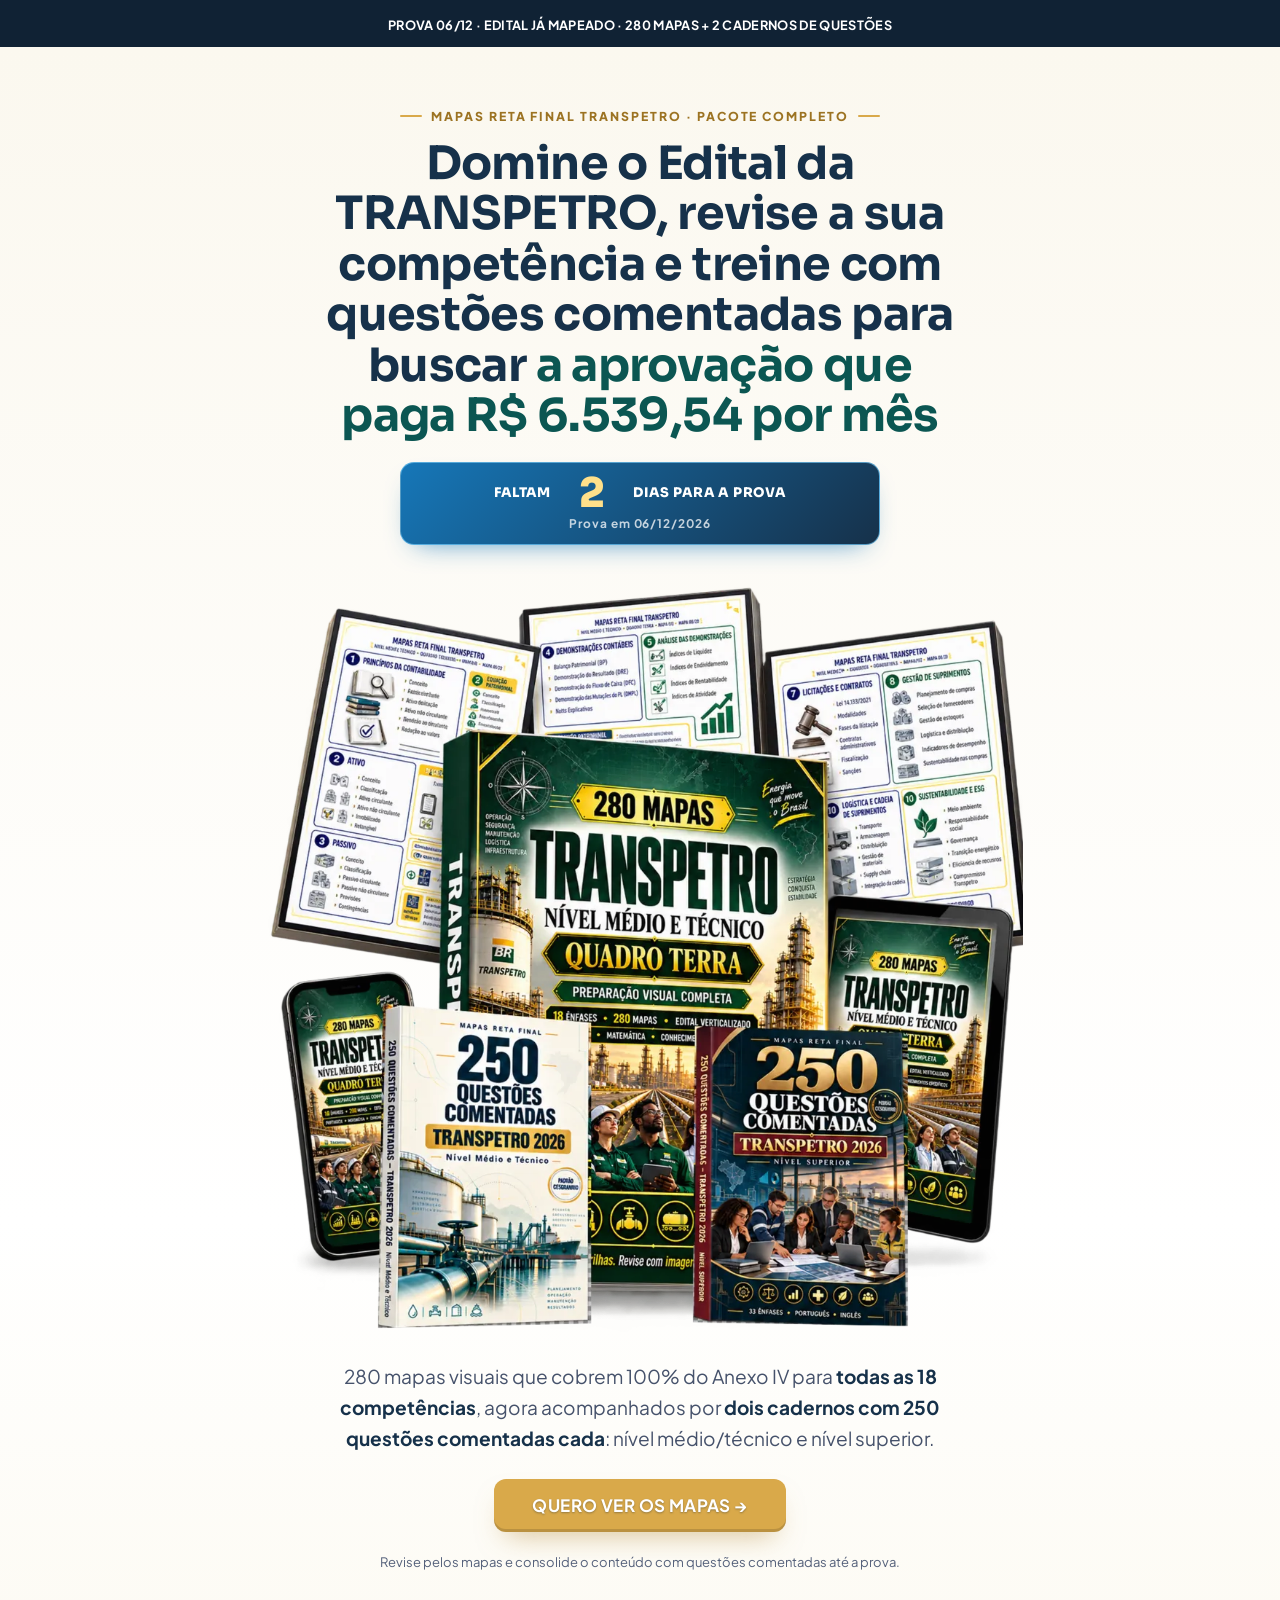
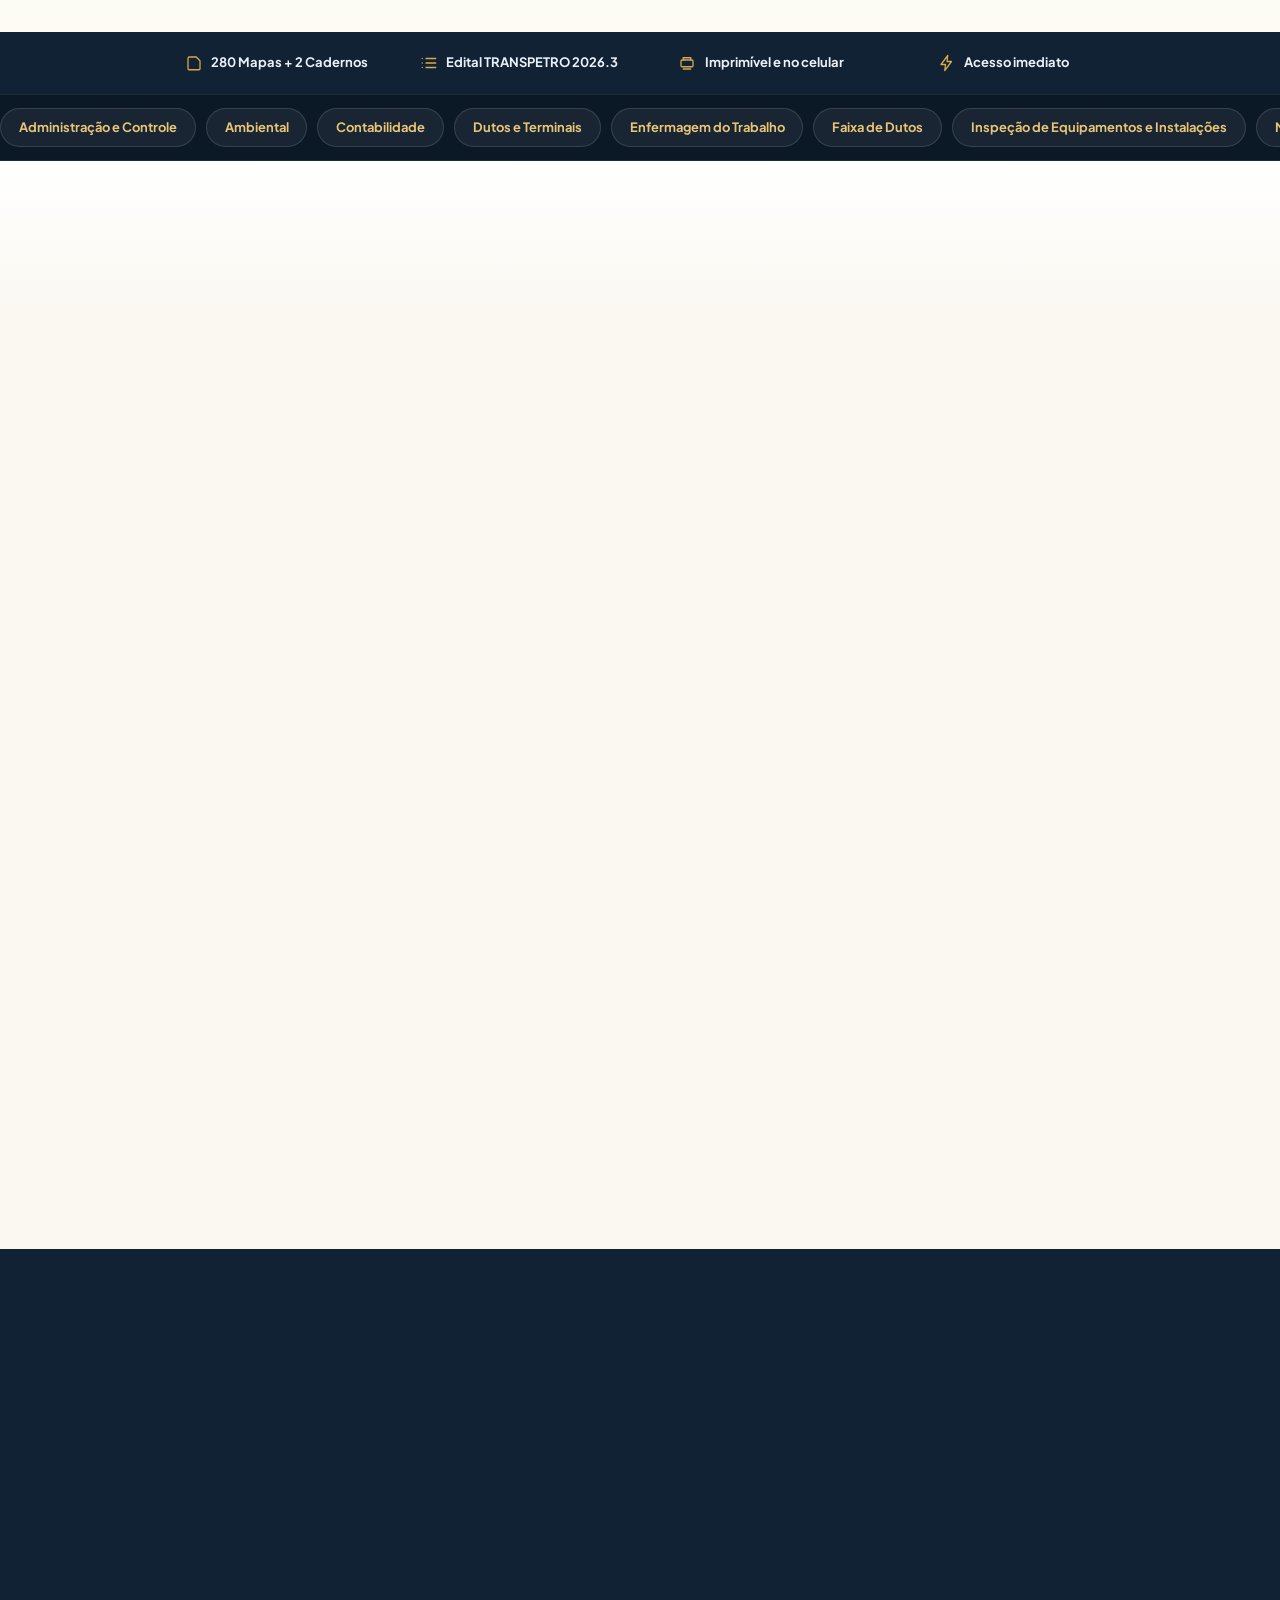
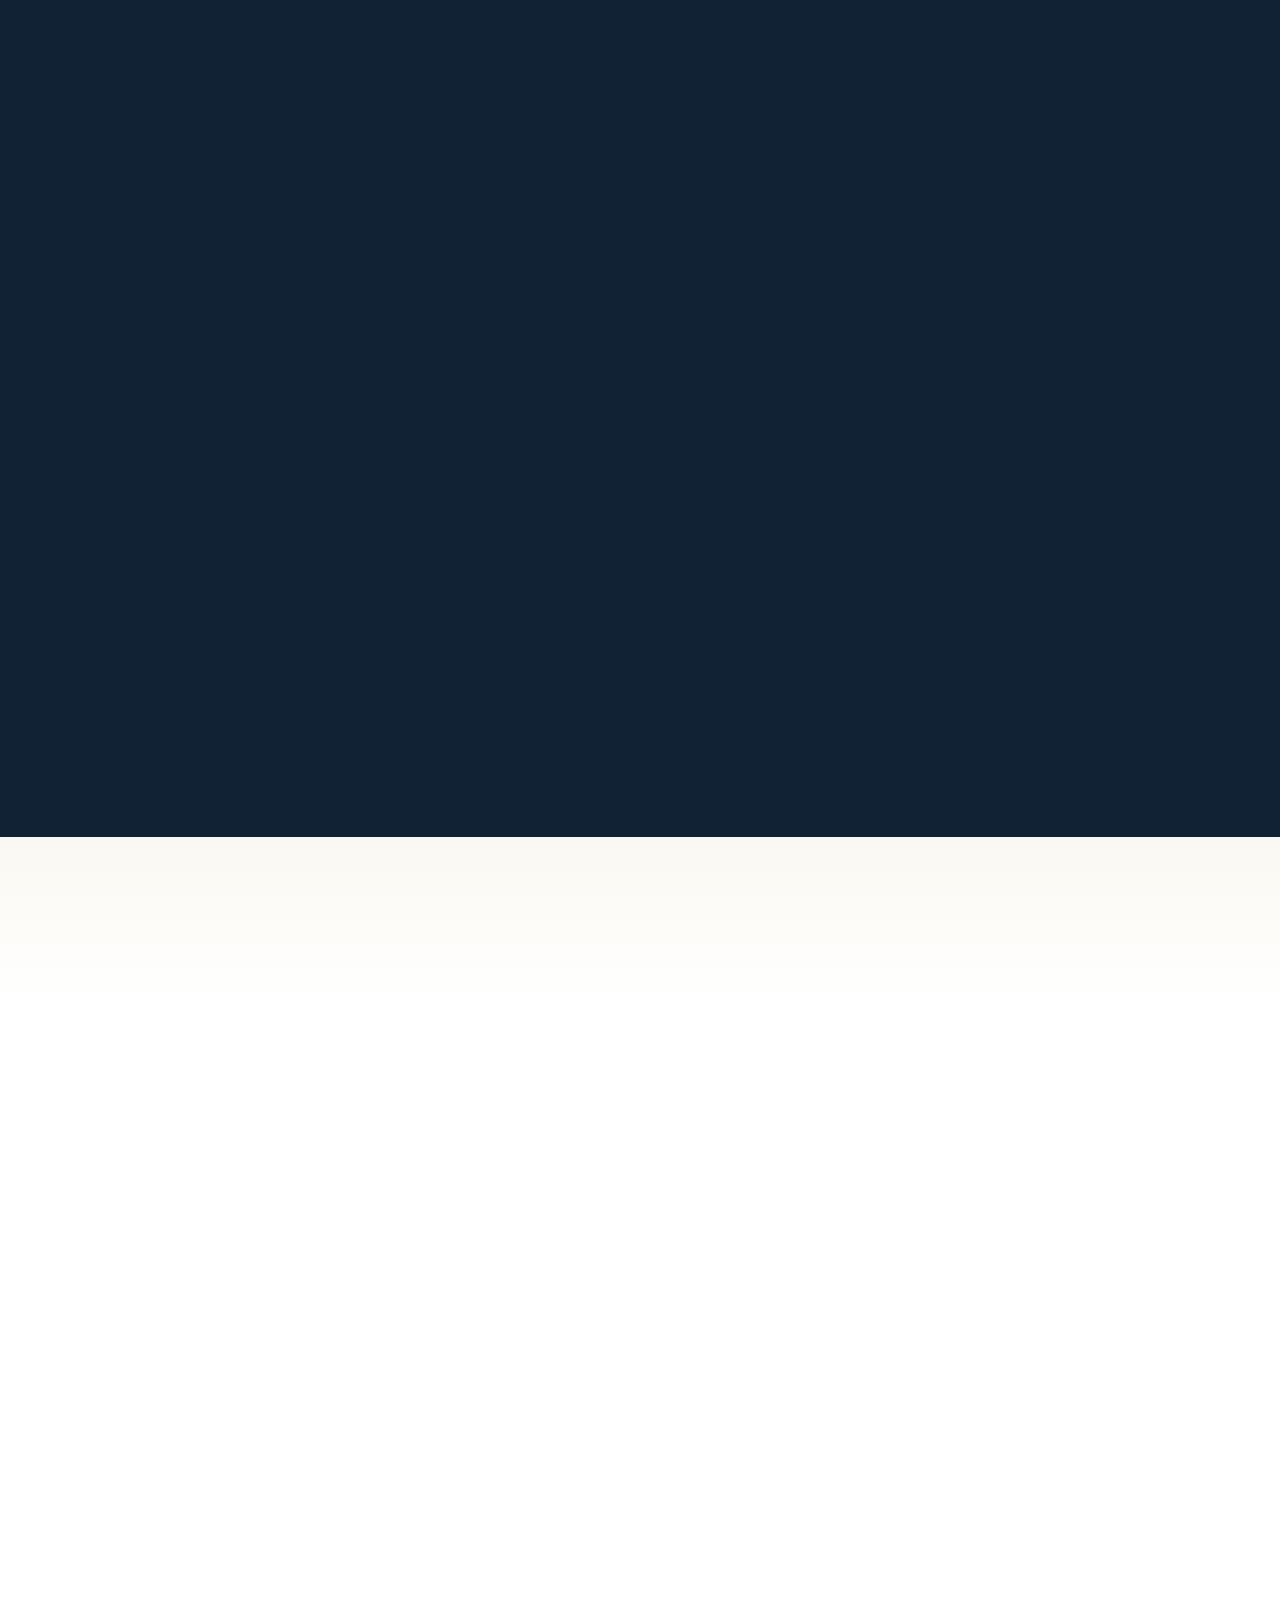
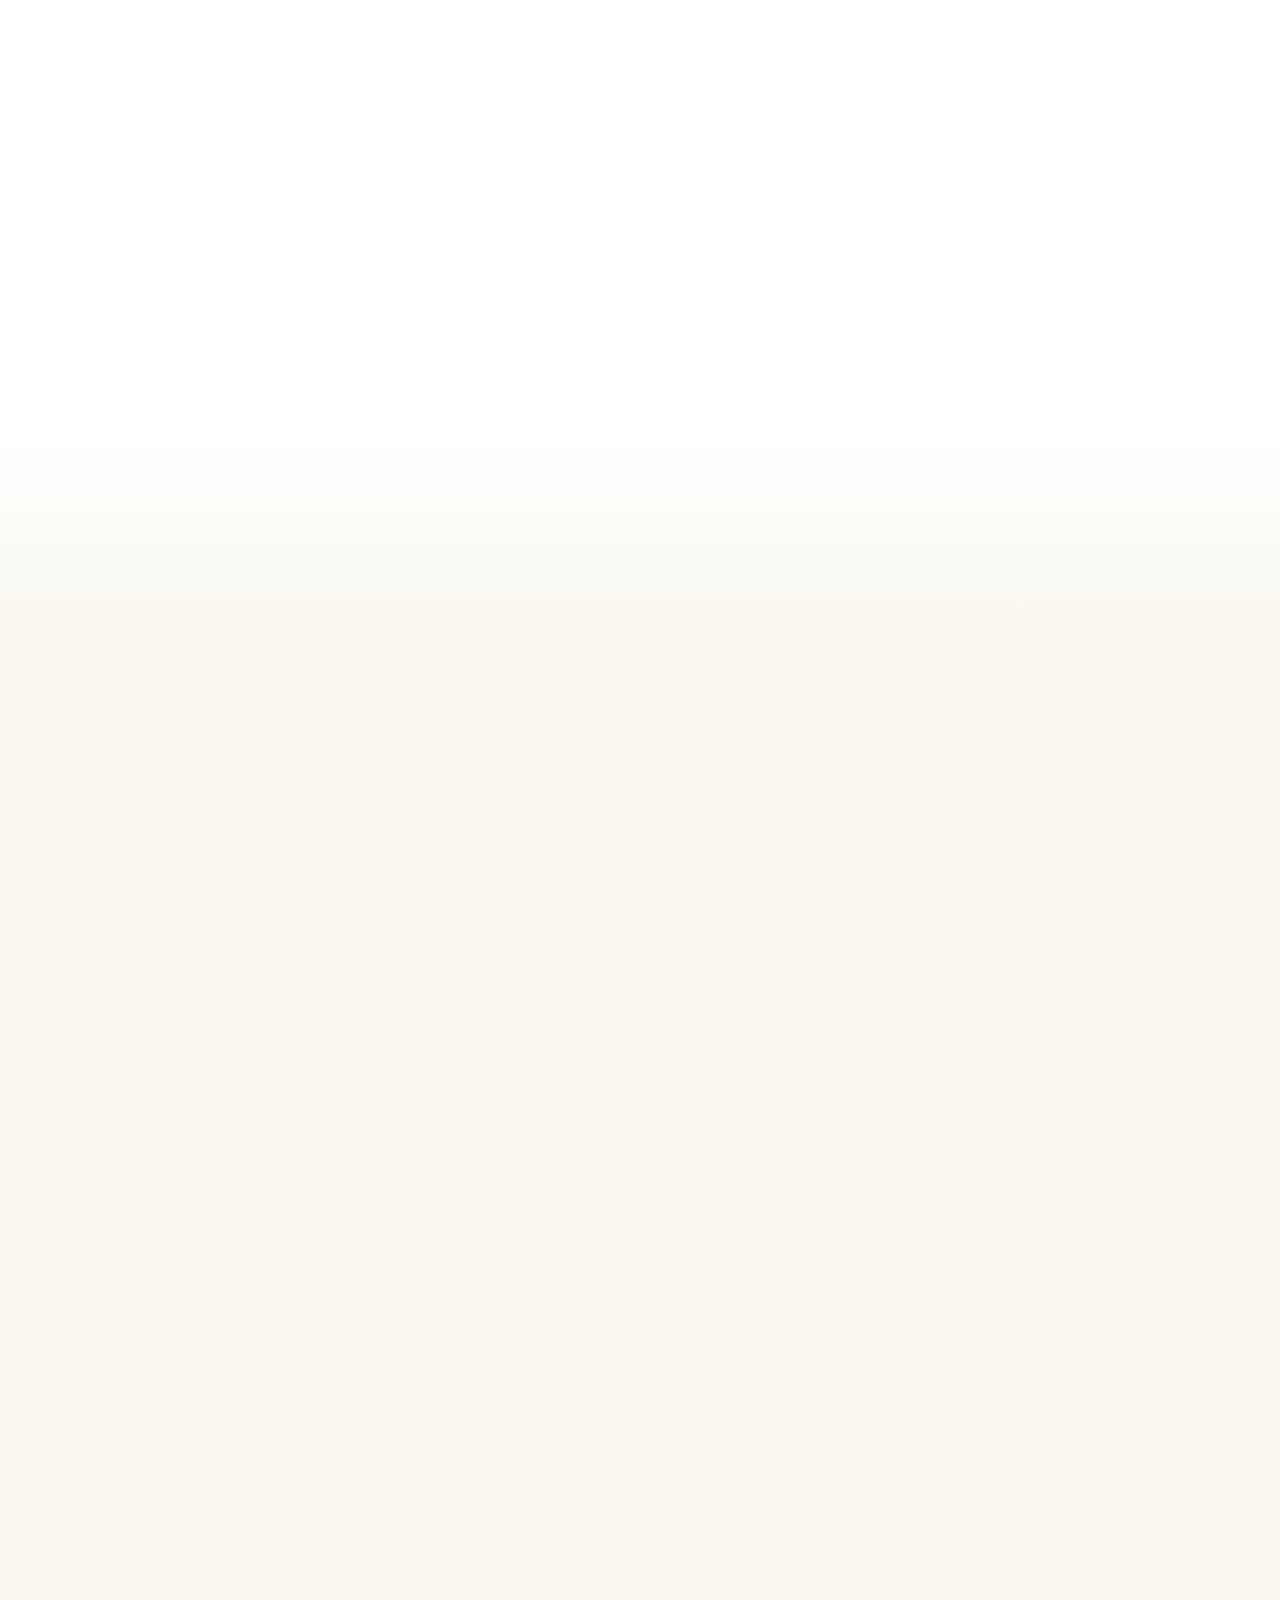
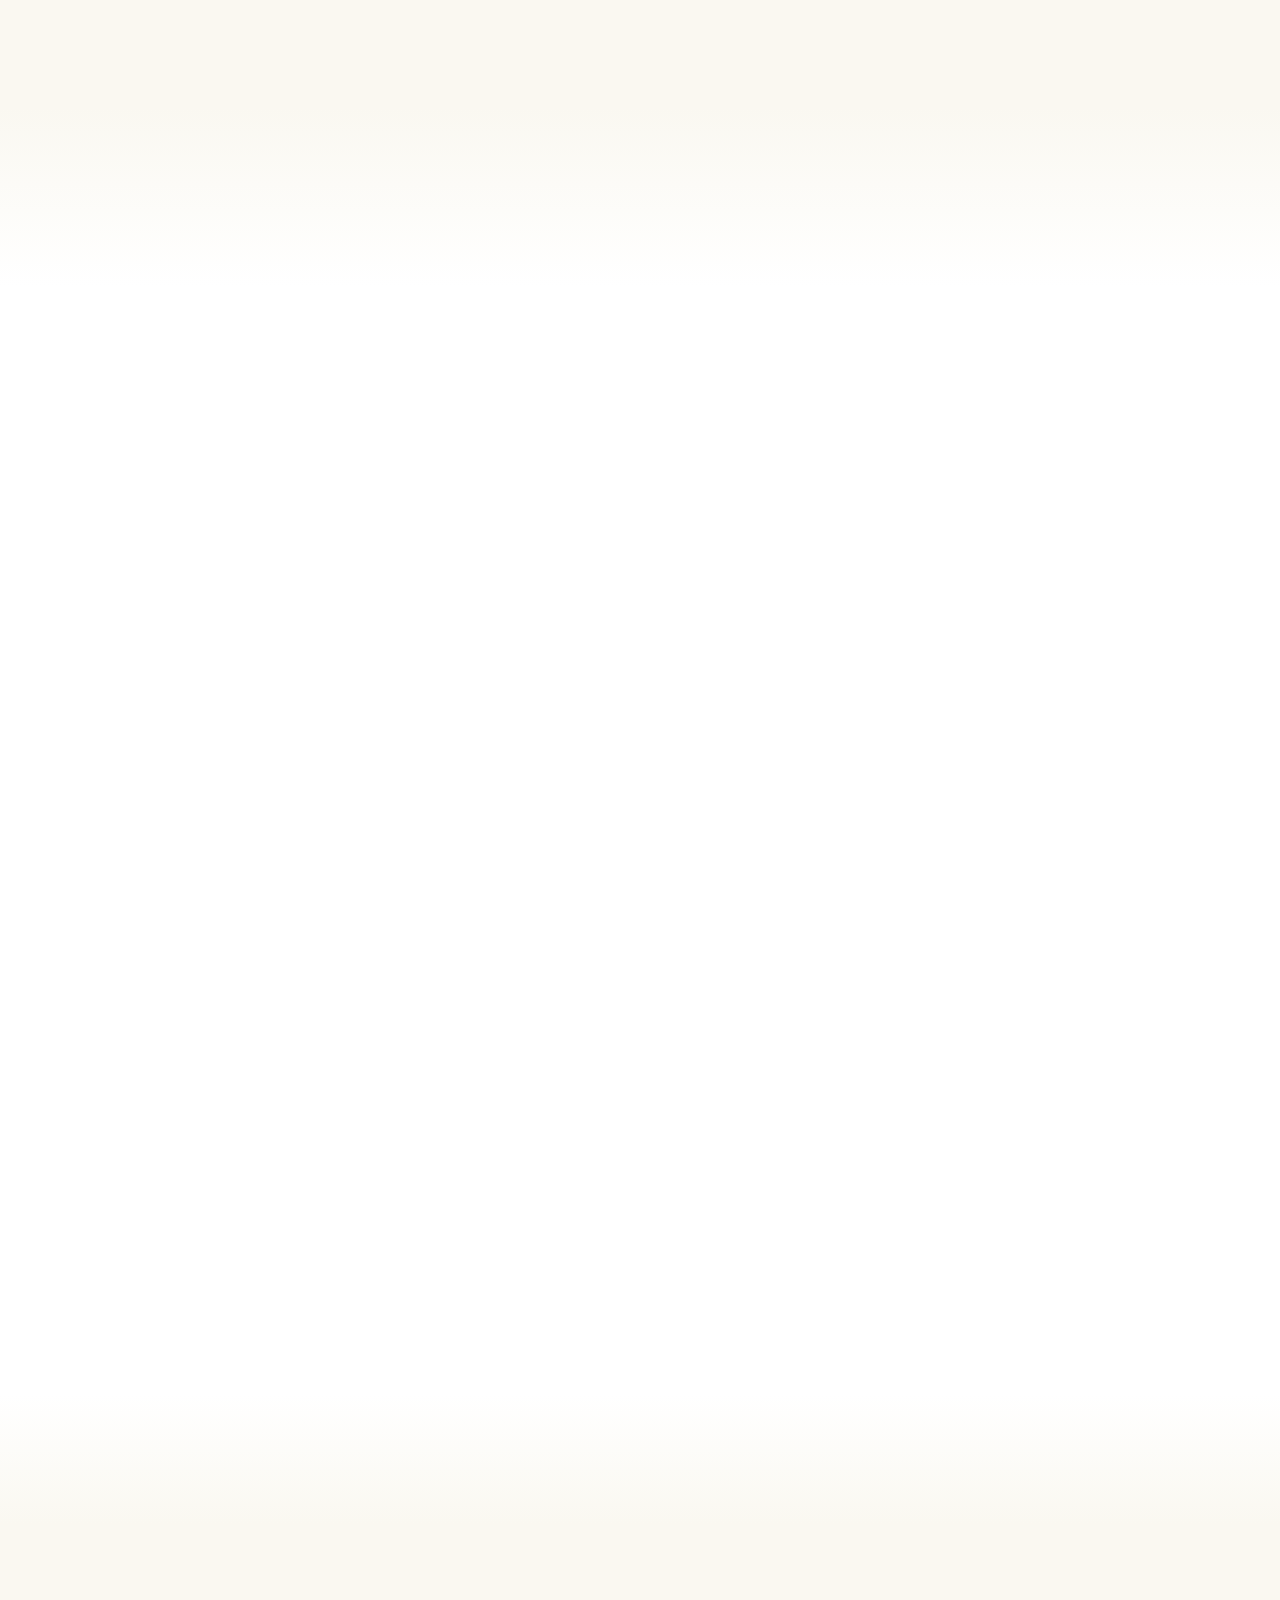
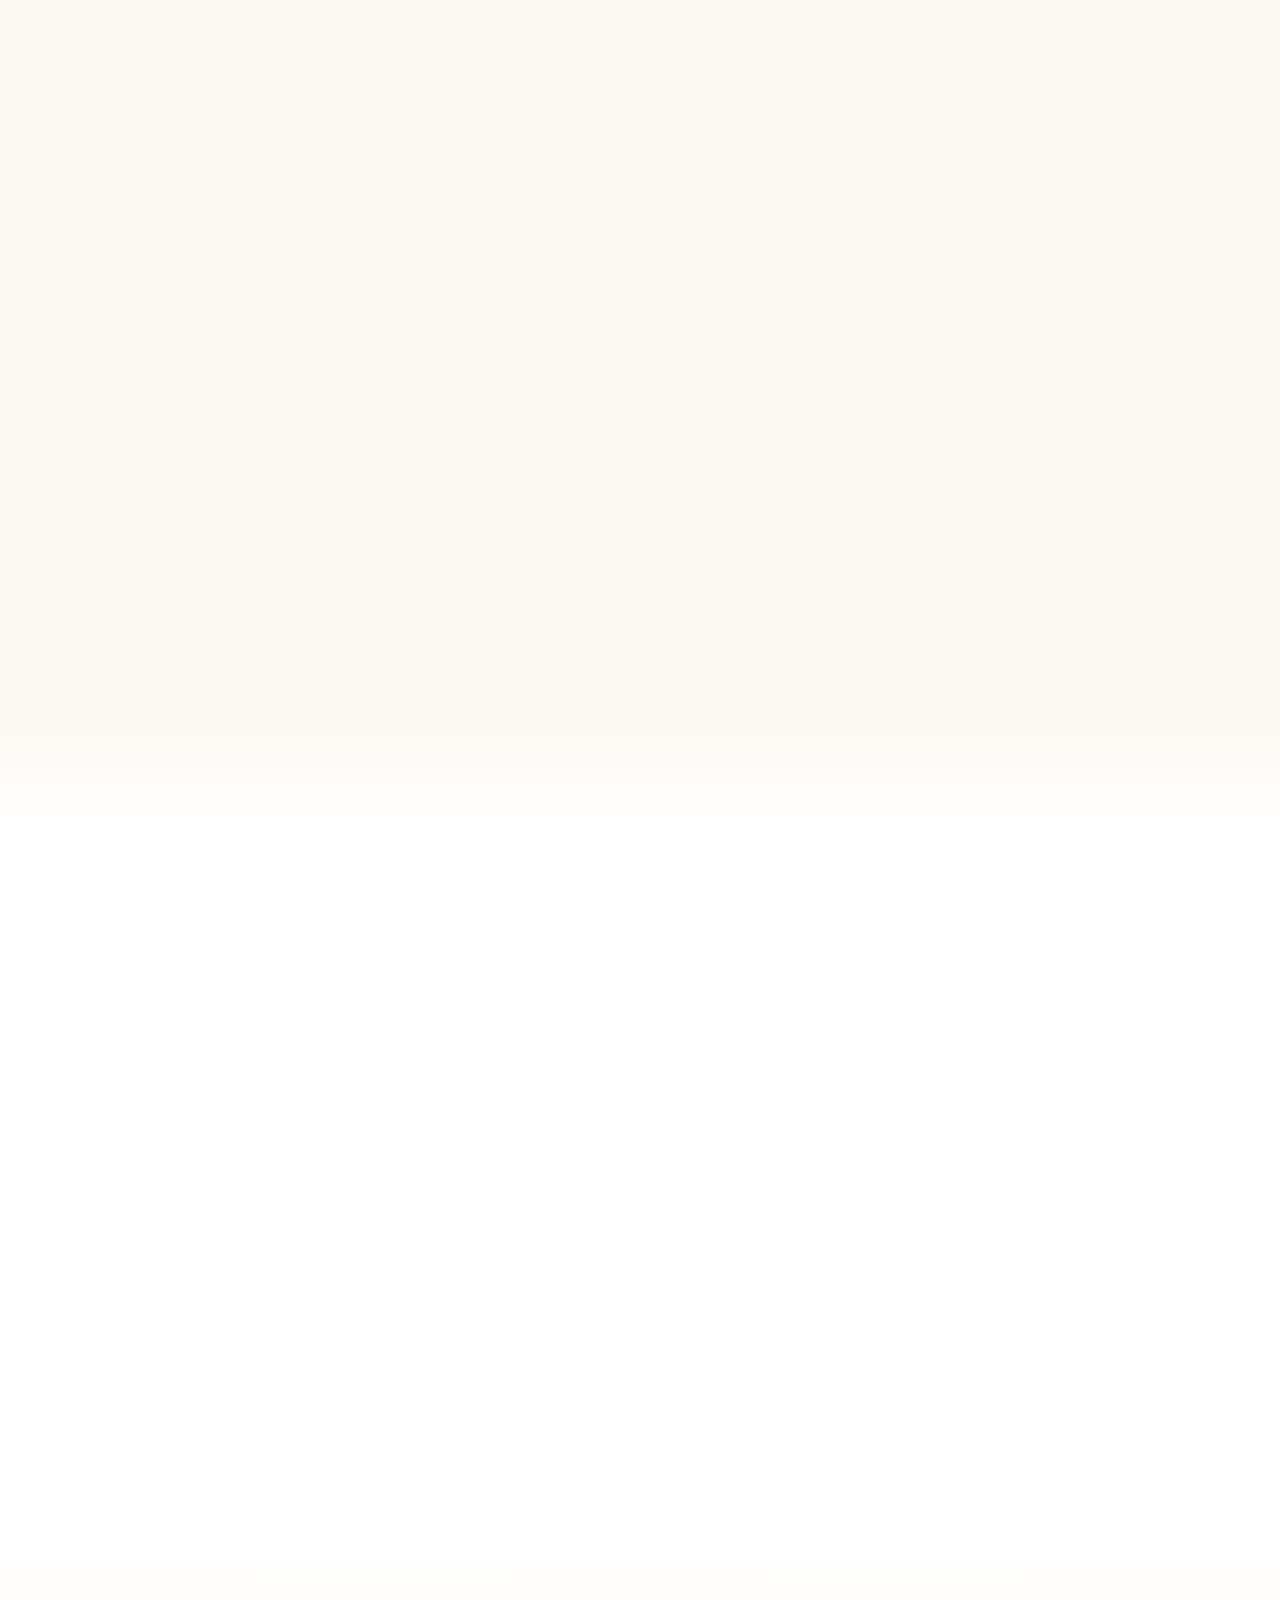
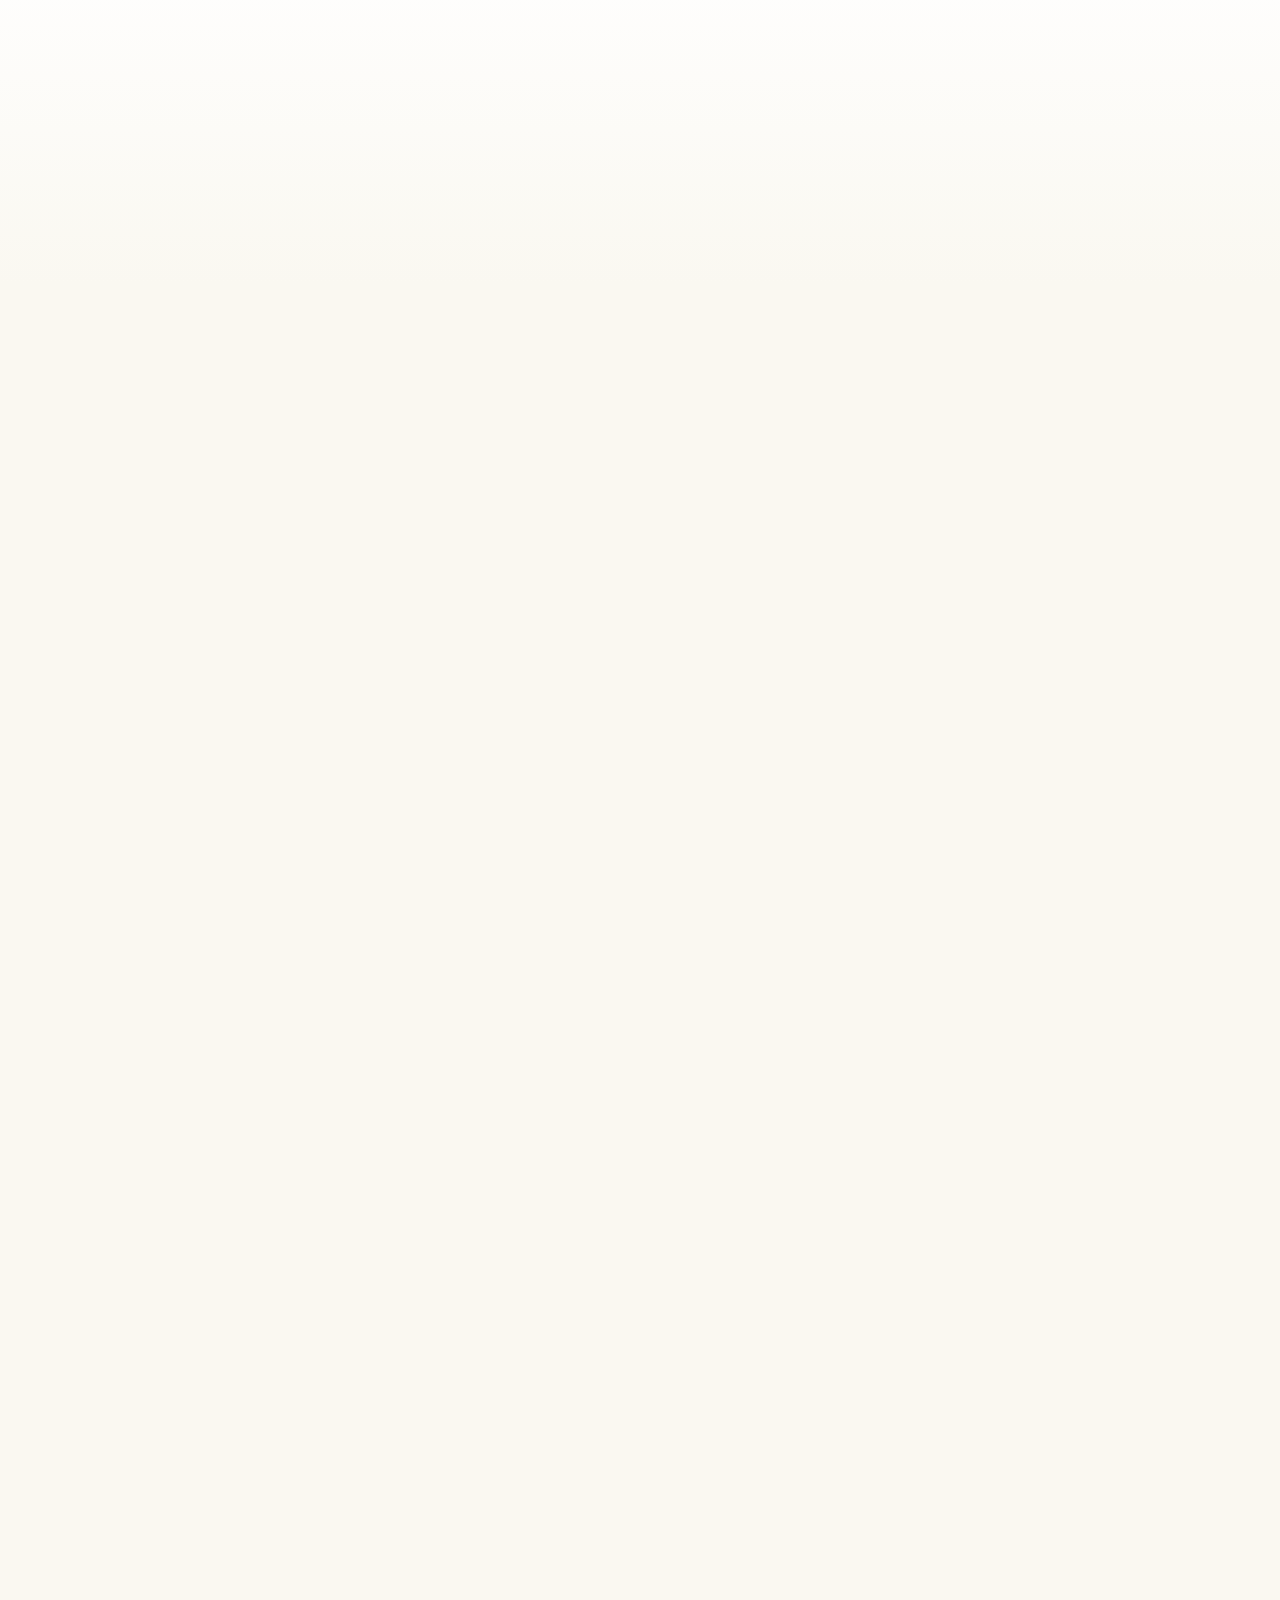
<file: index.html>
<!DOCTYPE html>
<html lang="pt-BR" class="scroll-smooth">
<head>
<!-- Meta Pixel Code -->
<script>
!function(f,b,e,v,n,t,s)
{if(f.fbq)return;n=f.fbq=function(){n.callMethod?
n.callMethod.apply(n,arguments):n.queue.push(arguments)};
if(!f._fbq)f._fbq=n;n.push=n;n.loaded=!0;n.version='2.0';
n.queue=[];t=b.createElement(e);t.async=!0;
t.src=v;s=b.getElementsByTagName(e)[0];
s.parentNode.insertBefore(t,s)}(window, document,'script',
'https://connect.facebook.net/en_US/fbevents.js');
fbq('init', '4555996237989507');
fbq('track', 'PageView');
</script>
<noscript><img height="1" width="1" style="display:none"
src="https://www.facebook.com/tr?id=4555996237989507&ev=PageView&noscript=1"
/></noscript>
<!-- End Meta Pixel Code -->
<meta charset="UTF-8">
<meta name="viewport" content="width=device-width, initial-scale=1.0">
<title>Mapas Reta Final Transpetro 2026.3 | Pacote Completo · 280 Mapas Visuais</title>
<meta name="description" content="280 mapas visuais e dois cadernos com 250 questões comentadas para a preparação TRANSPETRO 2026 — todas as competências, nível médio/técnico e superior, num acesso só.">
<meta name="theme-color" content="#102234">
<link rel="preload" as="image" href="hero-geral-cadernos-1050.webp" imagesrcset="hero-geral-cadernos-480.webp 480w, hero-geral-cadernos-700.webp 700w, hero-geral-cadernos-1050.webp 1050w, hero-geral-cadernos-1254.webp 1254w" imagesizes="(max-width:639px) 384px, (max-width:1023px) 576px, 768px" type="image/webp" fetchpriority="high">
<link rel="stylesheet" href="styles.css">
<link rel="preconnect" href="https://fonts.googleapis.com">
<link rel="preconnect" href="https://fonts.gstatic.com" crossorigin>
<link rel="preload" as="style" href="https://fonts.googleapis.com/css2?family=Sora:wght@600;700;800&family=Plus+Jakarta+Sans:wght@400;500;600;700;800&display=swap">
<link href="https://fonts.googleapis.com/css2?family=Sora:wght@600;700;800&family=Plus+Jakarta+Sans:wght@400;500;600;700;800&display=swap" rel="stylesheet" media="print" onload="this.media='all'">
<noscript><link href="https://fonts.googleapis.com/css2?family=Sora:wght@600;700;800&family=Plus+Jakarta+Sans:wght@400;500;600;700;800&display=swap" rel="stylesheet"></noscript>
<style>
html{ font-size:17px; }
html,body{ background:#FAF8F1; color:#102234; overflow-x:hidden; max-width:100%; }
body{ font-family:'Plus Jakarta Sans',system-ui,sans-serif; -webkit-font-smoothing:antialiased; background-image:radial-gradient(rgba(15,19,34,.025) 1px,transparent 1px); background-size:4px 4px; }
h1,h2,h3{ font-family:'Sora',system-ui,sans-serif; letter-spacing:-0.014em; font-weight:700; color:#16314A; }
body h1{ font-weight:700; }
body h2{ font-weight:800; font-size:1.7rem; line-height:1.18; color:#16314A; }
@media(min-width:640px){ body h2{ font-size:2.05rem; } }
@media(min-width:768px){ body h2{ font-size:2.5rem; } }
body h3{ font-size:clamp(1.2rem,2.1vw,1.4rem); line-height:1.2; }
.balance{ text-wrap:balance; }
.accent{ color:#0B5652; }
section{ position:relative; }
.divtop{ position:absolute; top:0; left:0; right:0; height:1px; background:linear-gradient(90deg,transparent,rgba(16,34,52,.12),transparent); }
.gold-rule{ height:3px; width:60px; background:linear-gradient(90deg,#D9A94A,transparent); border-radius:3px; margin:14px auto 0; }
.eyebrow{ display:inline-flex; align-items:center; gap:.5rem; font-size:.72rem; font-weight:800; letter-spacing:.16em; text-transform:uppercase; color:#9C7322; }
.eyebrow::before{ content:""; width:22px; height:2px; background:#D9A94A; border-radius:2px; }
.eyebrow.center::after{ content:""; width:22px; height:2px; background:#D9A94A; border-radius:2px; }
.eyebrow.claro{ color:#E8C477; }
.eyebrow.claro::before,.eyebrow.claro::after{ background:#E8C477; }
.mech{ display:inline-flex; align-items:center; gap:.45rem; background:#FAF4E4; color:#9C7322; font-weight:700; border-radius:999px; padding:7px 15px; font-size:.82rem; }
.dark-sec{ background:#102234; color:#EAF0F6; }
.dark-sec .eyebrow{ color:#E8C477; }
.compare-wrap{ position:relative; max-width:420px; margin:0 auto; }
.compare-inner{ --pos:42%; position:relative; width:100%; aspect-ratio:2/3; border-radius:20px; overflow:hidden; box-shadow:0 18px 44px -20px rgba(16,34,52,.35); user-select:none; touch-action:none; cursor:ew-resize; background:#EFEADB; }
.compare-img{ position:absolute; inset:0; width:100%; height:100%; object-fit:cover; display:block; -webkit-user-drag:none; }
.compare-before{ clip-path:inset(0 calc(100% - var(--pos)) 0 0); }
.compare-handle{ position:absolute; top:0; bottom:0; left:var(--pos); width:0; pointer-events:none; }
.compare-handle::before{ content:""; position:absolute; top:0; bottom:0; left:0; width:3px; margin-left:-1.5px; background:#fff; box-shadow:0 0 0 1px rgba(16,34,52,.15); }
.compare-handle-btn{ position:absolute; top:50%; left:0; transform:translate(-50%,-50%); width:46px; height:46px; border-radius:999px; background:#fff; box-shadow:0 14px 28px -12px rgba(16,34,52,.4); display:flex; align-items:center; justify-content:center; font-size:19px; color:#1C3D5A; }
.compare-badge{ position:absolute; bottom:14px; font-size:10.5px; font-weight:800; text-transform:uppercase; letter-spacing:.08em; padding:6px 13px; border-radius:999px; background:rgba(16,34,52,.82); color:#fff; pointer-events:none; z-index:2; }
.compare-badge-left{ left:14px; } .compare-badge-right{ right:14px; }
.btn{ display:inline-flex; align-items:center; justify-content:center; gap:.55rem; font-family:'Plus Jakarta Sans',sans-serif; font-weight:700; padding:1.05rem 1.9rem; border-radius:12px; line-height:1.1; transition:.16s cubic-bezier(.2,.8,.2,1); white-space:normal; cursor:pointer; text-align:center; }
.btn-teal{ background:#0F6E6A; color:#fff; border:0; box-shadow:0 14px 28px -12px rgba(15,110,106,.5), inset 0 -3px 0 rgba(0,0,0,.16); }
.btn-teal:hover{ transform:translateY(-2px); filter:brightness(1.06); } .btn-teal:active{ transform:translateY(1px); }
.btn-gold{ background:#D9A94A; color:#16314A; border:0; box-shadow:0 14px 28px -12px rgba(184,142,60,.55), inset 0 -3px 0 rgba(0,0,0,.14); }
.btn-gold:hover{ transform:translateY(-2px); filter:brightness(1.04); } .btn-gold:active{ transform:translateY(1px); }
.card{ background:#fff; border:1px solid #EBEEF3; border-radius:18px; box-shadow:0 1px 3px rgba(16,34,52,.04); transition:.25s; }
.card:hover{ border-color:#D5DAE3; box-shadow:0 16px 38px -20px rgba(16,34,52,.22); transform:translateY(-2px); }
.chk{ display:flex; gap:.7rem; align-items:flex-start; } .chk svg{ flex:0 0 auto; margin-top:.18rem; color:#0B5652; }
.chk-dark svg{ color:#8FCDA8; }
@media(min-width:640px){ .hero-bullets>li{ background:#fff; border:1px solid #EBEEF3; border-radius:999px; padding:.55rem 1.05rem; box-shadow:0 1px 2px rgba(16,34,52,.04),0 8px 22px -10px rgba(16,34,52,.14); align-items:center; font-weight:600; } .hero-bullets>li svg{ margin-top:0; } }
.mapimg{ width:100%; height:auto; border-radius:14px; box-shadow:0 18px 40px -22px rgba(16,34,52,.4); display:block; }
.blob{ position:absolute; border-radius:9999px; filter:blur(60px); pointer-events:none; }
.ph{ display:flex; flex-direction:column; align-items:center; justify-content:center; gap:.3rem; text-align:center; width:100%; height:100%; min-height:100%; background:repeating-linear-gradient(45deg,#EFEADB 0,#EFEADB 11px,#E8E1CE 11px,#E8E1CE 22px); color:#0B5652; padding:.75rem; border-radius:inherit; }
.ph svg{ width:26px; height:26px; opacity:.5; } .ph .lab{ font-family:'Sora',sans-serif; font-weight:700; font-size:.7rem; letter-spacing:.06em; text-transform:uppercase; line-height:1.3; }
.carousel{ display:flex; gap:16px; overflow-x:auto; scroll-snap-type:x mandatory; padding:6px 2px 14px; scroll-behavior:smooth; scrollbar-width:none; -ms-overflow-style:none; cursor:grab; user-select:none; }
.carousel::-webkit-scrollbar{ display:none; }
.carousel.dragging{ cursor:grabbing; scroll-behavior:auto; }
.carousel.marquee{ scroll-snap-type:none; scroll-behavior:auto; }
.carousel .slide{ scroll-snap-align:center; flex:0 0 80%; }
@media(min-width:760px){ .carousel .slide{ flex:0 0 40%; } } @media(min-width:1100px){ .carousel .slide{ flex:0 0 30%; } }
.carbtn{ position:absolute; top:42%; width:44px; height:44px; border-radius:999px; background:#fff; border:1px solid rgba(16,34,52,.12); box-shadow:0 8px 20px -10px rgba(16,34,52,.3); cursor:pointer; font-size:20px; color:#1C3D5A; display:none; align-items:center; justify-content:center; z-index:2; }
@media(min-width:760px){ .carbtn{ display:flex; } } .carbtn.prev{left:-12px;} .carbtn.next{right:-12px;}
.faq-content{ max-height:0; overflow:hidden; transition:max-height .35s ease; }
.reveal{ opacity:0; transform:translateY(22px); transition:opacity .7s cubic-bezier(.16,1,.3,1), transform .7s cubic-bezier(.16,1,.3,1); }
.reveal.active{ opacity:1; transform:none; }
.reveal[data-d="1"]{ transition-delay:.08s; } .reveal[data-d="2"]{ transition-delay:.16s; }
img{ -webkit-user-drag:none; user-select:none; }
*{ -webkit-tap-highlight-color:transparent; }
::selection{ background:#0F6E6A; color:#fff; }
body h1, body h2, body h3{ text-wrap:balance; }
a:focus-visible, button:focus-visible, summary:focus-visible{ outline:2px solid #0F6E6A; outline-offset:3px; border-radius:8px; }
.chip{ display:flex; align-items:center; justify-content:center; gap:.5rem; background:#fff; border:1px solid #EBEEF3; border-radius:999px; padding:.7rem .9rem; font-size:.85rem; font-weight:700; color:#2C3A50; box-shadow:0 1px 4px rgba(16,34,52,.05); white-space:nowrap; }
.perfil{ display:flex; gap:.7rem; align-items:flex-start; padding:.6rem 0; }
.perfil .ic{ flex:0 0 auto; width:26px; height:26px; border-radius:999px; background:#0F6E6A; color:#fff; display:flex; align-items:center; justify-content:center; font-size:13px; font-weight:800; margin-top:.1rem; }
.stack-item{ display:flex; align-items:baseline; justify-content:space-between; gap:1rem; padding:.55rem 0; border-bottom:1px dashed rgba(255,255,255,.14); font-size:.92rem; }
.stack-item:last-child{ border-bottom:0; }
.seal{ display:inline-flex; align-items:center; gap:.4rem; font-size:.78rem; font-weight:700; color:#EAF0F6; background:rgba(255,255,255,.08); border:1px solid rgba(255,255,255,.14); border-radius:999px; padding:.45rem .85rem; }
.step-ico{ width:44px; height:44px; border-radius:12px; background:#0F6E6A; color:#fff; display:flex; align-items:center; justify-content:center; flex:0 0 auto; font-weight:800; }
.comp-marquee-wrap{ background:#0B1826; border-top:1px solid rgba(255,255,255,.08); border-bottom:1px solid rgba(255,255,255,.08); overflow:hidden; padding:13px 0; }
.comp-marquee-track{ display:flex; gap:10px; width:max-content; animation:comp-scroll 42s linear infinite; }
.comp-marquee-wrap:hover .comp-marquee-track{ animation-play-state:paused; }
.comp-marquee-slot{ width:100vw; margin-left:calc(50% - 50vw); }
.comp-pill{ display:inline-flex; align-items:center; gap:.4rem; background:rgba(255,255,255,.06); border:1px solid rgba(255,255,255,.13); color:#E8C477; font-size:.76rem; font-weight:700; padding:.5rem 1.05rem; border-radius:999px; white-space:nowrap; }
.countdown-box{ display:inline-flex; align-items:center; justify-content:center; flex-wrap:wrap; gap:.35rem .6rem; padding:.7rem 1rem; border:1px solid rgba(114,199,242,.7); border-radius:14px; background:linear-gradient(135deg,#1677B8 0%,#16314A 100%); color:#fff; box-shadow:0 12px 28px -16px rgba(22,119,184,.85); font-family:'Sora',system-ui,sans-serif; }
.countdown-box strong{ min-width:2ch; color:#FFE08A; font-size:clamp(1.75rem,5vw,2.4rem); line-height:.9; font-weight:800; }
.countdown-box span{ font-size:.78rem; line-height:1.15; font-weight:800; letter-spacing:.06em; text-transform:uppercase; }
.countdown-box small{ flex-basis:100%; color:rgba(255,255,255,.75); font:700 .7rem/1.2 'Plus Jakarta Sans',sans-serif; letter-spacing:.08em; }
@keyframes comp-scroll{ from{ transform:translateX(0); } to{ transform:translateX(-50%); } }
@media (prefers-reduced-motion: reduce){ .reveal{ opacity:1 !important; transform:none !important; transition:none !important; } html{ scroll-behavior:auto !important; } *{ animation-duration:.01ms !important; animation-iteration-count:1 !important; } }
@supports (content-visibility:auto){
  body>section:nth-of-type(n+3),body>footer{ content-visibility:auto; contain-intrinsic-size:auto 800px; }
}
</style>
</head>
<body class="antialiased">

  <!-- URGÊNCIA -->
  <div class="bg-navy-900 text-white py-2.5 px-4 text-center">
    <div class="inline-flex items-center gap-2 text-[11px] sm:text-xs font-bold tracking-wide uppercase">
      <span>Prova 06/12 · Edital já mapeado · 280 mapas + 2 cadernos de questões</span>
    </div>
  </div>

  <!-- HERO -->
  <section class="pt-8 sm:pt-12 pb-10 sm:pb-14 overflow-hidden" style="background:linear-gradient(180deg,#FBF8EF 0%,#FFFFFF 74%,#FDFBF4 100%);">
    <div class="relative max-w-3xl mx-auto px-4 sm:px-6 text-center">
      <span class="eyebrow center whitespace-nowrap !text-[0.6rem] sm:!text-[0.72rem] !tracking-[0.1em] sm:!tracking-[0.16em]">Mapas Reta Final Transpetro · Pacote Completo</span>
      <h1 class="text-[1.7rem] sm:text-[2.3rem] lg:text-[2.7rem] leading-[1.1] text-ink-800 mt-3 balance max-w-3xl mx-auto">Domine o Edital da TRANSPETRO, revise a sua competência e treine com questões comentadas para buscar <span class="accent">a aprovação que paga R$ 6.539,54 por mês</span></h1>
      <div class="mt-5"><div class="countdown-box" role="timer" aria-live="polite"><span data-countdown-prefix>Faltam</span><strong data-countdown-days>--</strong><span data-countdown-label>dias para a prova</span><small>Prova em 06/12/2026</small></div></div>
      <div class="min-w-0 max-w-sm sm:max-w-xl lg:max-w-3xl mx-auto mt-6"><picture><source type="image/webp" srcset="hero-geral-cadernos-480.webp 480w, hero-geral-cadernos-700.webp 700w, hero-geral-cadernos-1050.webp 1050w, hero-geral-cadernos-1254.webp 1254w" sizes="(max-width:639px) 384px, (max-width:1023px) 576px, 768px"><img src="hero-geral-cadernos-1254.webp" srcset="hero-geral-cadernos-480.webp 480w, hero-geral-cadernos-700.webp 700w, hero-geral-cadernos-1050.webp 1050w, hero-geral-cadernos-1254.webp 1254w" sizes="(max-width:639px) 384px, (max-width:1023px) 576px, 768px" width="1254" height="1254" alt="Pacote Mapas Reta Final Transpetro com 280 mapas e dois cadernos de 250 questões comentadas" class="w-full h-auto" loading="eager" fetchpriority="high" onerror="this.outerHTML='&lt;div class=\'ph rounded-2xl\' style=\'aspect-ratio:1/1\'&gt;&lt;span class=\'lab\'&gt;Mockup do pacote completo&lt;/span&gt;&lt;/div&gt;'"></picture></div>
      <p class="mt-6 text-ink-600 text-[15px] leading-snug sm:text-lg sm:leading-relaxed max-w-xl mx-auto balance">280 mapas visuais que cobrem 100% do Anexo IV para <strong class="text-ink-800">todas as 18 competências</strong>, agora acompanhados por <strong class="text-ink-800">dois cadernos com 250 questões comentadas cada</strong>: nível médio/técnico e nível superior.</p>
      <a href="#previas" class="btn btn-gold mt-6 !py-4 !px-9 text-base uppercase tracking-wide !text-white inline-flex" style="text-shadow:0 1px 2px rgba(16,34,52,.35)">Quero ver os mapas →</a>
      <p class="mt-5 text-ink-500 text-[13px]">Revise pelos mapas e consolide o conteúdo com questões comentadas até a prova.</p>
    </div>
  </section>

  <!-- FAIXA -->
  <section class="dark-sec py-5 px-4">
    <div class="max-w-4xl mx-auto grid grid-cols-2 sm:grid-cols-4 gap-3 sm:gap-4 text-center">
      <div class="flex flex-col sm:flex-row items-center justify-center gap-1.5 sm:gap-2 text-[12px] sm:text-[13px] font-bold"><svg width="18" height="18" viewBox="0 0 24 24" fill="none"><path d="M4 19.5V6a2 2 0 0 1 2-2h9l5 5v10.5A1.5 1.5 0 0 1 18.5 21h-13A1.5 1.5 0 0 1 4 19.5Z" stroke="#D9A94A" stroke-width="1.7"/></svg>280 Mapas + 2 Cadernos</div>
      <div class="flex flex-col sm:flex-row items-center justify-center gap-1.5 sm:gap-2 text-[12px] sm:text-[13px] font-bold"><svg width="18" height="18" viewBox="0 0 24 24" fill="none"><path d="M8 6h13M8 12h13M8 18h13M3 6h.01M3 12h.01M3 18h.01" stroke="#D9A94A" stroke-width="1.7" stroke-linecap="round"/></svg>Edital TRANSPETRO 2026.3</div>
      <div class="flex flex-col sm:flex-row items-center justify-center gap-1.5 sm:gap-2 text-[12px] sm:text-[13px] font-bold"><svg width="18" height="18" viewBox="0 0 24 24" fill="none"><rect x="4" y="8" width="16" height="9" rx="1.5" stroke="#D9A94A" stroke-width="1.7"/><path d="M7 8V5h10v3M7 20h10" stroke="#D9A94A" stroke-width="1.7" stroke-linecap="round"/></svg>Imprimível e no celular</div>
      <div class="flex flex-col sm:flex-row items-center justify-center gap-1.5 sm:gap-2 text-[12px] sm:text-[13px] font-bold"><svg width="18" height="18" viewBox="0 0 24 24" fill="none"><path d="M13 2 4 14h6l-1 8 9-12h-6l1-8Z" stroke="#D9A94A" stroke-width="1.7" stroke-linejoin="round"/></svg>Acesso imediato</div>
    </div>
  </section>

  <!-- COMPETÊNCIAS MARQUEE -->
  <div class="comp-marquee-wrap">
    <div class="comp-marquee-track">
      <span class="comp-pill">Administração e Controle</span>
      <span class="comp-pill">Ambiental</span>
      <span class="comp-pill">Contabilidade</span>
      <span class="comp-pill">Dutos e Terminais</span>
      <span class="comp-pill">Enfermagem do Trabalho</span>
      <span class="comp-pill">Faixa de Dutos</span>
      <span class="comp-pill">Inspeção de Equipamentos e Instalações</span>
      <span class="comp-pill">Manutenção Elétrica</span>
      <span class="comp-pill">Manutenção Eletrônica</span>
      <span class="comp-pill">Manutenção Instrumentação</span>
      <span class="comp-pill">Manutenção Mecânica</span>
      <span class="comp-pill">Monitoramento Logístico</span>
      <span class="comp-pill">Naval</span>
      <span class="comp-pill">Projeto, Construção e Montagem Edificações</span>
      <span class="comp-pill">Projeto, Construção e Montagem Mecânica</span>
      <span class="comp-pill">Química do Petróleo</span>
      <span class="comp-pill">Segurança do Trabalho</span>
      <span class="comp-pill">Suprimento de Bens e Serviços</span>
      <span class="comp-pill" aria-hidden="true">Administração e Controle</span>
      <span class="comp-pill" aria-hidden="true">Ambiental</span>
      <span class="comp-pill" aria-hidden="true">Contabilidade</span>
      <span class="comp-pill" aria-hidden="true">Dutos e Terminais</span>
      <span class="comp-pill" aria-hidden="true">Enfermagem do Trabalho</span>
      <span class="comp-pill" aria-hidden="true">Faixa de Dutos</span>
      <span class="comp-pill" aria-hidden="true">Inspeção de Equipamentos e Instalações</span>
      <span class="comp-pill" aria-hidden="true">Manutenção Elétrica</span>
      <span class="comp-pill" aria-hidden="true">Manutenção Eletrônica</span>
      <span class="comp-pill" aria-hidden="true">Manutenção Instrumentação</span>
      <span class="comp-pill" aria-hidden="true">Manutenção Mecânica</span>
      <span class="comp-pill" aria-hidden="true">Monitoramento Logístico</span>
      <span class="comp-pill" aria-hidden="true">Naval</span>
      <span class="comp-pill" aria-hidden="true">Projeto, Construção e Montagem Edificações</span>
      <span class="comp-pill" aria-hidden="true">Projeto, Construção e Montagem Mecânica</span>
      <span class="comp-pill" aria-hidden="true">Química do Petróleo</span>
      <span class="comp-pill" aria-hidden="true">Segurança do Trabalho</span>
      <span class="comp-pill" aria-hidden="true">Suprimento de Bens e Serviços</span>
    </div>
  </div>

  <!-- SITUAÇÕES / DOR -->
  <section class="py-14 sm:py-20" style="background:linear-gradient(180deg,#ffffff 0%,#FAF8F1 14%,#FAF8F1 100%);">
    <div class="divtop"></div>
    <div class="max-w-xl mx-auto px-5 sm:px-6 text-center">
      <h2 class="reveal balance">Estudar para esse concurso não precisa ser sofrimento.</h2>
      <div class="mt-8 grid grid-cols-2 sm:grid-cols-3 gap-2.5 reveal" data-d="1">
        <span class="chip">⏰ Falta de tempo</span>
        <span class="chip">📚 Apostilas sem fim</span>
        <span class="chip">✍️ Resumos à mão</span>
        <span class="chip">🧠 Lê e esquece depois</span>
        <span class="chip">💸 Cursinho caro</span>
        <span class="chip">😰 Medo da Cesgranrio</span>
      </div>
      <p class="mt-8 text-ink-600 text-base sm:text-lg leading-relaxed reveal" data-d="2">Quem de fato é aprovado estuda em um <strong class="text-ink-800">formato que o cérebro guarda de verdade</strong>.</p>
    </div>
  </section>

  <!-- MECANISMO (dark) -->
  <section class="dark-sec py-16 sm:py-24">
    <div class="divtop"></div>
    <div class="max-w-5xl mx-auto px-5 sm:px-6">
      <div class="text-center max-w-2xl mx-auto mb-12 reveal">
        <span class="eyebrow center claro">Esse formato existe</span>
        <h2 class="mt-4 text-white">Um mapa mental para cada tema do edital.</h2>
        <p class="mt-3 text-white/60 text-base sm:text-lg">Página real, do jeito que você recebe:</p>
      </div>
      <div class="grid lg:grid-cols-2 gap-10 items-center">
        <img src="mecanismo.webp" class="mapimg reveal" loading="lazy" decoding="async" alt="Exemplo de mapa de revisão" onerror="this.outerHTML='&lt;div class=\'ph rounded-xl\' style=\'aspect-ratio:2/3\'&gt;&lt;span class=\'lab\'&gt;Mapa&lt;/span&gt;&lt;/div&gt;'">
        <div class="reveal space-y-5" data-d="1">
          <div class="flex gap-4"><div class="step-ico">1</div><div><div class="font-bold text-white">Campos ilustrados</div><p class="text-white/60 text-[15px] mt-0.5">O tema desenhado em blocos e setas: a memória visual grava a imagem, não o texto corrido.</p></div></div>
          <div class="flex gap-4"><div class="step-ico">2</div><div><div class="font-bold text-white">Palavras-chave</div><p class="text-white/60 text-[15px] mt-0.5">Termos curtos que codificam o assunto: bate o olho e o conteúdo volta inteiro.</p></div></div>
          <div class="flex gap-4"><div class="step-ico">3</div><div><div class="font-bold text-white">Olho na Cesgranrio</div><p class="text-white/60 text-[15px] mt-0.5">A pegadinha que a banca costuma repetir naquele tema, destacada antes da prova.</p></div></div>
          <div class="flex gap-4"><div class="step-ico">4</div><div><div class="font-bold text-white">Teste certo/errado + macete</div><p class="text-white/60 text-[15px] mt-0.5">Você aplica na hora, no estilo da prova, e fecha o tema com o macete.</p></div></div>
        </div>
      </div>
    </div>
  </section>

  <!-- COMPARAÇÃO ARRASTE -->
  <section class="py-16 sm:py-24 overflow-hidden" style="background:linear-gradient(180deg,#FAF8F1 0%,#ffffff 14%,#ffffff 100%);">
    <div class="divtop"></div>
    <div class="max-w-3xl mx-auto px-5 sm:px-6 text-center reveal">
      <span class="mech">E comparado com o que você usa hoje?</span>
      <h2 class="mt-4">Arraste e veja: <span class="accent">o mesmo assunto, dois formatos</span></h2>
      <p class="mt-4 text-ink-600 text-lg leading-relaxed max-w-2xl mx-auto">À esquerda, o texto corrido de sempre, o mesmo das apostilas intermináveis. À direita, o mapa mental. Seu cérebro escolhe em um segundo.</p>
    </div>
    <div class="mt-9 px-5 sm:px-6 reveal" data-d="1">
      <div class="compare-wrap">
        <div class="compare-inner">
          <img src="compare-mapa.webp" class="compare-img compare-after" alt="Página em mapa mental" draggable="false" loading="lazy" decoding="async" onerror="this.outerHTML='&lt;div class=\'ph compare-img\'&gt;&lt;span class=\'lab\'&gt;Mapa mental&lt;/span&gt;&lt;/div&gt;'">
          <img src="compare-texto.webp" class="compare-img compare-before" alt="Página em texto corrido" draggable="false" loading="lazy" decoding="async" onerror="this.outerHTML='&lt;div class=\'ph compare-img compare-before\'&gt;&lt;span class=\'lab\'&gt;Texto corrido&lt;/span&gt;&lt;/div&gt;'">
          <div class="compare-handle"><div class="compare-handle-btn">&#8596;</div></div>
          <span class="compare-badge compare-badge-left">Texto corrido</span>
          <span class="compare-badge compare-badge-right">Mapa mental</span>
        </div>
      </div>
    </div>
    <div class="max-w-2xl mx-auto px-5 sm:px-6 mt-8 text-center reveal">
      <p class="text-ink-600 text-base sm:text-lg">O conteúdo é idêntico, e o edital continua sendo a fonte. <strong class="text-ink-800">A diferença é quanto disso fica na sua memória até 06/12.</strong></p>
    </div>
  </section>

  <!-- PRÉVIAS -->
  <section id="previas" class="py-16 sm:py-24" style="background:linear-gradient(180deg,#ffffff 0%,#FAF8F1 14%,#FAF8F1 100%);">
    <div class="divtop"></div>
    <div class="max-w-7xl mx-auto px-5 sm:px-6">
      <div class="text-center max-w-2xl mx-auto mb-8 reveal">
        <span class="eyebrow center">E assim são os 280</span>
        <h2 class="mt-3">Veja alguns dos <span class="accent">mapas que você vai receber</span></h2>
        <p class="mt-4 text-ink-600 text-lg">Páginas reais do material, exatamente como você recebe.</p>
        <div class="gold-rule"></div>
      </div>
      <div class="relative reveal">
        <button class="carbtn prev" onclick="slide(-1,'carPrevias')" aria-label="Anterior">‹</button>
        <div class="carousel" id="carPrevias">
          <div class="slide"><img src="prev-portugues.webp" class="mapimg" loading="lazy" decoding="async" alt="Mapa mestre de Português" onerror="this.outerHTML='&lt;div class=\'ph\' style=\'aspect-ratio:2/3;border-radius:10px\'&gt;&lt;span class=\'lab\'&gt;Mapa&lt;/span&gt;&lt;/div&gt;'"><div class="text-center mt-2 text-xs font-bold uppercase tracking-wide text-ink-500">Português</div></div>
          <div class="slide"><img src="prev-matematica.webp" class="mapimg" loading="lazy" decoding="async" alt="Mapa mestre de Matemática" onerror="this.outerHTML='&lt;div class=\'ph\' style=\'aspect-ratio:2/3;border-radius:10px\'&gt;&lt;span class=\'lab\'&gt;Mapa&lt;/span&gt;&lt;/div&gt;'"><div class="text-center mt-2 text-xs font-bold uppercase tracking-wide text-ink-500">Matemática</div></div>
          <div class="slide"><img src="prev-administracao.webp" class="mapimg" loading="lazy" decoding="async" alt="Mapa de Administração e Controle" onerror="this.outerHTML='&lt;div class=\'ph\' style=\'aspect-ratio:2/3;border-radius:10px\'&gt;&lt;span class=\'lab\'&gt;Mapa&lt;/span&gt;&lt;/div&gt;'"><div class="text-center mt-2 text-xs font-bold uppercase tracking-wide text-ink-500">Administração e Controle</div></div>
          <div class="slide"><img src="prev-dutos.webp" class="mapimg" loading="lazy" decoding="async" alt="Mapa de Dutos e Terminais" onerror="this.outerHTML='&lt;div class=\'ph\' style=\'aspect-ratio:2/3;border-radius:10px\'&gt;&lt;span class=\'lab\'&gt;Mapa&lt;/span&gt;&lt;/div&gt;'"><div class="text-center mt-2 text-xs font-bold uppercase tracking-wide text-ink-500">Dutos e Terminais</div></div>
          <div class="slide"><img src="prev-manutencao.webp" class="mapimg" loading="lazy" decoding="async" alt="Mapa de Manutenção Mecânica" onerror="this.outerHTML='&lt;div class=\'ph\' style=\'aspect-ratio:2/3;border-radius:10px\'&gt;&lt;span class=\'lab\'&gt;Mapa&lt;/span&gt;&lt;/div&gt;'"><div class="text-center mt-2 text-xs font-bold uppercase tracking-wide text-ink-500">Manutenção Mecânica</div></div>
          <div class="slide"><img src="prev-seguranca.webp" class="mapimg" loading="lazy" decoding="async" alt="Mapa de Segurança do Trabalho" onerror="this.outerHTML='&lt;div class=\'ph\' style=\'aspect-ratio:2/3;border-radius:10px\'&gt;&lt;span class=\'lab\'&gt;Mapa&lt;/span&gt;&lt;/div&gt;'"><div class="text-center mt-2 text-xs font-bold uppercase tracking-wide text-ink-500">Segurança do Trabalho</div></div>
        </div>
        <button class="carbtn next" onclick="slide(1,'carPrevias')" aria-label="Próximo">›</button>
      </div>
      <div class="comp-marquee-slot mt-8" id="compMarqueePrevias"></div>
      <p class="mt-8 text-center text-ink-500 text-sm">Estes são 6 dos 280. Cada um coloca um tema do edital na sua memória.</p>
      <div class="text-center mt-6"><a href="#oferta" class="btn btn-gold !py-4 !px-9 text-base uppercase tracking-wide !text-white inline-flex" style="text-shadow:0 1px 2px rgba(16,34,52,.35)">Quero o pacote completo</a></div>
    </div>
  </section>

  <!-- O QUE VOCÊ RECEBE -->
  <section class="py-16 sm:py-24" style="background:linear-gradient(180deg,#FAF8F1 0%,#ffffff 14%,#ffffff 100%);">
    <div class="divtop"></div>
    <div class="max-w-5xl mx-auto px-5 sm:px-6">
      <div class="text-center max-w-2xl mx-auto mb-10 reveal">
        <span class="eyebrow center">280 mapas + todas as 18 competências + 2 cadernos</span>
        <h2 class="mt-3">Revisão visual e treino comentado <span class="accent">até a prova</span>, num acesso só.</h2>
        <p class="mt-3 text-[11px] sm:text-xs text-ink-500">material digital em PDF, não fazemos e nem disponibilizamos o produto físico.</p>
      </div>
      <div class="grid lg:grid-cols-2 gap-10 items-center reveal" data-d="1">
        <img src="hero-geral-cadernos-1254.webp" srcset="hero-geral-cadernos-480.webp 480w, hero-geral-cadernos-700.webp 700w, hero-geral-cadernos-1050.webp 1050w, hero-geral-cadernos-1254.webp 1254w" sizes="(max-width:1023px) calc(100vw - 2.5rem), 500px" width="1254" height="1254" loading="lazy" decoding="async" alt="Kit completo com 280 mapas e cadernos de questões comentadas" class="w-full h-auto rounded-2xl shadow-card" onerror="this.outerHTML='&lt;div class=\'ph rounded-2xl\' style=\'aspect-ratio:1/1\'&gt;&lt;span class=\'lab\'&gt;Kit completo&lt;/span&gt;&lt;/div&gt;'">
        <div>
          <h3 class="font-display font-extrabold text-ink-800 text-lg mb-4">Mapas Reta Final Transpetro</h3>
          <ul class="space-y-3.5">
            <li class="chk"><svg width="20" height="20" viewBox="0 0 24 24" fill="none"><circle cx="12" cy="12" r="10" fill="#0F6E6A"/><path d="M8 12.5l2.5 2.5 5-5.5" stroke="#fff" stroke-width="2.2" stroke-linecap="round" stroke-linejoin="round"/></svg><span><strong class="text-ink-800">100% fiel ao Edital 2026.3</strong><br><span class="text-ink-600 text-[14.5px]">do primeiro ao último item do Anexo IV, zero risco de estudar material errado</span></span></li>
            <li class="chk"><svg width="20" height="20" viewBox="0 0 24 24" fill="none"><circle cx="12" cy="12" r="10" fill="#0F6E6A"/><path d="M8 12.5l2.5 2.5 5-5.5" stroke="#fff" stroke-width="2.2" stroke-linecap="round" stroke-linejoin="round"/></svg><span><strong class="text-ink-800">Todas as 18 competências inclusas</strong><br><span class="text-ink-600 text-[14.5px]">incluindo a competência que você escolheu na inscrição, além de Português, Matemática e todas as áreas técnicas do edital</span></span></li>
            <li class="chk"><svg width="20" height="20" viewBox="0 0 24 24" fill="none"><circle cx="12" cy="12" r="10" fill="#0F6E6A"/><path d="M8 12.5l2.5 2.5 5-5.5" stroke="#fff" stroke-width="2.2" stroke-linecap="round" stroke-linejoin="round"/></svg><span><strong class="text-ink-800">Dois cadernos de 250 questões comentadas</strong><br><span class="text-ink-600 text-[14.5px]">um para nível médio/técnico e outro para nível superior, com resolução aprofundada e análise dos distratores</span></span></li>
            <li class="chk"><svg width="20" height="20" viewBox="0 0 24 24" fill="none"><circle cx="12" cy="12" r="10" fill="#0F6E6A"/><path d="M8 12.5l2.5 2.5 5-5.5" stroke="#fff" stroke-width="2.2" stroke-linecap="round" stroke-linejoin="round"/></svg><span><strong class="text-ink-800">Aprendizado sem decoreba</strong><br><span class="text-ink-600 text-[14.5px]">o desenho fixa em uma leitura o que o texto corrido não fixa nunca</span></span></li>
            <li class="chk"><svg width="20" height="20" viewBox="0 0 24 24" fill="none"><circle cx="12" cy="12" r="10" fill="#0F6E6A"/><path d="M8 12.5l2.5 2.5 5-5.5" stroke="#fff" stroke-width="2.2" stroke-linecap="round" stroke-linejoin="round"/></svg><span><strong class="text-ink-800">Memorize cada tema sem ler a apostila inteira</strong><br><span class="text-ink-600 text-[14.5px]">bate o olho no mapa e o conteúdo volta inteiro na prova</span></span></li>
            <li class="chk"><svg width="20" height="20" viewBox="0 0 24 24" fill="none"><circle cx="12" cy="12" r="10" fill="#0F6E6A"/><path d="M8 12.5l2.5 2.5 5-5.5" stroke="#fff" stroke-width="2.2" stroke-linecap="round" stroke-linejoin="round"/></svg><span><strong class="text-ink-800">Numeração espelhada no Anexo IV</strong><br><span class="text-ink-600 text-[14.5px]">risque o edital oficial conforme estuda e saiba exatamente o que falta</span></span></li>
            <li class="chk"><svg width="20" height="20" viewBox="0 0 24 24" fill="none"><circle cx="12" cy="12" r="10" fill="#0F6E6A"/><path d="M8 12.5l2.5 2.5 5-5.5" stroke="#fff" stroke-width="2.2" stroke-linecap="round" stroke-linejoin="round"/></svg><span><strong class="text-ink-800">Pegadinhas da Cesgranrio já desarmadas</strong><br><span class="text-ink-600 text-[14.5px]">destacadas em cada tema, antes da prova e não na correção</span></span></li>
          </ul>
        </div>
      </div>
      <div class="mt-10 max-w-2xl mx-auto reveal" data-d="2">
        <div class="rounded-2xl p-6 sm:p-8 text-center" style="background:#102234">
          <p class="text-white text-base sm:text-lg leading-relaxed">Sua competência já está definida. <strong class="text-gold-300">Agora é hora de aprofundar a sua trilha e ganhar ritmo de prova.</strong></p>
          <p class="mt-3 text-white/60 text-sm">Use os mapas para revisar e os dois cadernos de questões comentadas para testar o conteúdo, corrigir falhas e chegar mais preparado ao dia 06/12.</p>
        </div>
      </div>
    </div>
  </section>

  <!-- USO REAL -->
  <section class="py-16 sm:py-24" style="background:linear-gradient(180deg,#ffffff 0%,#FAF8F1 14%,#FAF8F1 100%);">
    <div class="divtop"></div>
    <div class="max-w-7xl mx-auto px-5 sm:px-6">
      <div class="text-center max-w-2xl mx-auto mb-8 reveal">
        <span class="eyebrow center">E na vida real?</span>
        <h2 class="mt-3">O material do jeito que <span class="accent">você vai usar</span></h2>
        <p class="mt-4 text-ink-600 text-lg">No corre de quem trabalha e estuda. Arraste para ver.</p>
        <div class="gold-rule"></div>
      </div>
      <div class="relative reveal">
        <button class="carbtn prev" onclick="slide(-1,'carUso')" aria-label="Anterior">‹</button>
        <div class="carousel" id="carUso">
          <div class="slide"><img src="uso-01.webp" class="mapimg" loading="lazy" decoding="async" alt="Mapas no dia a dia de estudo" onerror="this.outerHTML='&lt;div class=\'ph\' style=\'aspect-ratio:4/5;border-radius:10px\'&gt;&lt;span class=\'lab\'&gt;Foto&lt;/span&gt;&lt;/div&gt;'"></div>
          <div class="slide"><img src="uso-02.webp" class="mapimg" loading="lazy" decoding="async" alt="Mapas no dia a dia de estudo" onerror="this.outerHTML='&lt;div class=\'ph\' style=\'aspect-ratio:4/5;border-radius:10px\'&gt;&lt;span class=\'lab\'&gt;Foto&lt;/span&gt;&lt;/div&gt;'"></div>
          <div class="slide"><img src="uso-03.webp" class="mapimg" loading="lazy" decoding="async" alt="Mapas no dia a dia de estudo" onerror="this.outerHTML='&lt;div class=\'ph\' style=\'aspect-ratio:4/5;border-radius:10px\'&gt;&lt;span class=\'lab\'&gt;Foto&lt;/span&gt;&lt;/div&gt;'"></div>
          <div class="slide"><img src="uso-04.webp" class="mapimg" loading="lazy" decoding="async" alt="Mapas no dia a dia de estudo" onerror="this.outerHTML='&lt;div class=\'ph\' style=\'aspect-ratio:4/5;border-radius:10px\'&gt;&lt;span class=\'lab\'&gt;Foto&lt;/span&gt;&lt;/div&gt;'"></div>
        </div>
        <button class="carbtn next" onclick="slide(1,'carUso')" aria-label="Próximo">›</button>
      </div>
    </div>
  </section>

  <!-- PERSONA -->
  <section class="py-16 sm:py-24" style="background:linear-gradient(180deg,#FAF8F1 0%,#ffffff 14%,#ffffff 100%);">
    <div class="divtop"></div>
    <div class="max-w-2xl mx-auto px-5 sm:px-6">
      <div class="card p-6 sm:p-9 reveal">
        <h2 class="!text-xl sm:!text-2xl text-center mb-2">Esse material é pra você que…</h2>
        <div class="mt-6 divide-y divide-ink-100">
          <div class="perfil"><div class="ic">✓</div><p><strong class="text-ink-800">Já está inscrito e precisa acelerar a preparação</strong><br><span class="text-ink-600 text-[14.5px]">aprofunda a competência escolhida e treina com questões comentadas até a prova</span></p></div>
          <div class="perfil"><div class="ic">✓</div><p><strong class="text-ink-800">Vai fazer a prova do dia 06 de dezembro</strong><br><span class="text-ink-600 text-[14.5px]">o edital certo, na ordem certa, sem adaptação</span></p></div>
          <div class="perfil"><div class="ic">✓</div><p><strong class="text-ink-800">Já pagou cursinho e se afogou nos PDFs</strong><br><span class="text-ink-600 text-[14.5px]">o mesmo conteúdo em um desenho que fica na memória</span></p></div>
          <div class="perfil"><div class="ic">✓</div><p><strong class="text-ink-800">Estuda, mas na hora da questão bate a dúvida</strong><br><span class="text-ink-600 text-[14.5px]">palavra-chave e macete pra responder com certeza</span></p></div>
          <div class="perfil"><div class="ic">✓</div><p><strong class="text-ink-800">Faz resumo próprio e não termina nunca</strong><br><span class="text-ink-600 text-[14.5px]">o mapa pronto: imprima e anote por cima</span></p></div>
          <div class="perfil"><div class="ic">✓</div><p><strong class="text-ink-800">Quer uma preparação completa para a reta final</strong><br><span class="text-ink-600 text-[14.5px]">mapas, questões comentadas e bônus em um único acesso</span></p></div>
        </div>
      </div>
    </div>
  </section>

  <!-- BÔNUS -->
  <section class="py-16 sm:py-24" style="background:linear-gradient(180deg,#ffffff 0%,#FAF8F1 14%,#FAF8F1 100%);">
    <div class="divtop"></div>
    <div class="max-w-5xl mx-auto px-5 sm:px-6">
      <div class="text-center mb-10 reveal"><span class="eyebrow center">🎁 5 bônus exclusivos</span><h2 class="mt-3">E você ainda leva <span class="accent">todos estes bônus</span></h2><div class="gold-rule"></div></div>
      <div class="grid grid-cols-1 sm:grid-cols-2 gap-4 reveal">
        <div class="card overflow-hidden"><div style="aspect-ratio:1/1" class="overflow-hidden p-3"><img src="bonus-cronograma.webp" alt="Cronograma Reta Final - Plano de Revisão" loading="lazy" decoding="async" class="w-full h-full object-contain" onerror="this.outerHTML='&lt;div class=\'ph\'&gt;&lt;span class=\'lab\'&gt;Capa bônus&lt;/span&gt;&lt;/div&gt;'"></div><div class="p-4"><span class="inline-block text-[10px] font-bold uppercase tracking-[0.12em] text-gold-600 border border-dashed border-gold-400 rounded-full px-2 py-0.5 mb-2">Bônus 01</span><div class="font-bold text-ink-800 text-lg">Cronograma Reta Final - Plano de Revisão</div><p class="text-[15px] text-ink-600 mt-1 leading-snug">Calendário dia a dia até 06/12, com o mapa certo pra cada dia.</p><div class="mt-1.5 text-sm"><span class="text-ink-400 line-through">De R$ 27</span> <span class="text-teal-700 font-bold">HOJE: GRÁTIS</span></div></div></div>
        <div class="card overflow-hidden"><div style="aspect-ratio:1/1" class="overflow-hidden p-3"><img src="bonus-questoes.webp" alt="50 Questões de Português e Matemática Comentadas" loading="lazy" decoding="async" class="w-full h-full object-contain" onerror="this.outerHTML='&lt;div class=\'ph\'&gt;&lt;span class=\'lab\'&gt;Capa bônus&lt;/span&gt;&lt;/div&gt;'"></div><div class="p-4"><span class="inline-block text-[10px] font-bold uppercase tracking-[0.12em] text-gold-600 border border-dashed border-gold-400 rounded-full px-2 py-0.5 mb-2">Bônus 02</span><div class="font-bold text-ink-800 text-lg">50 Questões de Português e Matemática Comentadas</div><p class="text-[15px] text-ink-600 mt-1 leading-snug">Treino rápido das matérias que eliminam se tirar zero.</p><div class="mt-1.5 text-sm"><span class="text-ink-400 line-through">De R$ 27</span> <span class="text-teal-700 font-bold">HOJE: GRÁTIS</span></div></div></div>
        <div class="card overflow-hidden"><div style="aspect-ratio:1/1" class="overflow-hidden p-3"><img src="bonus-simulado.webp" alt="Simulado Cronometrado 4 Horas" loading="lazy" decoding="async" class="w-full h-full object-contain" onerror="this.outerHTML='&lt;div class=\'ph\'&gt;&lt;span class=\'lab\'&gt;Capa bônus&lt;/span&gt;&lt;/div&gt;'"></div><div class="p-4"><span class="inline-block text-[10px] font-bold uppercase tracking-[0.12em] text-gold-600 border border-dashed border-gold-400 rounded-full px-2 py-0.5 mb-2">Bônus 03</span><div class="font-bold text-ink-800 text-lg">Simulado Cronometrado 4 Horas</div><p class="text-[15px] text-ink-600 mt-1 leading-snug">60 questões no formato exato da prova, com gabarito comentado.</p><div class="mt-1.5 text-sm"><span class="text-ink-400 line-through">De R$ 47</span> <span class="text-teal-700 font-bold">HOJE: GRÁTIS</span></div></div></div>
        <div class="card overflow-hidden"><div style="aspect-ratio:1/1" class="overflow-hidden p-3"><img src="bonus-checklist.webp" alt="Edital Verticalizado em Checklist" loading="lazy" decoding="async" class="w-full h-full object-contain" onerror="this.outerHTML='&lt;div class=\'ph\'&gt;&lt;span class=\'lab\'&gt;Capa bônus&lt;/span&gt;&lt;/div&gt;'"></div><div class="p-4"><span class="inline-block text-[10px] font-bold uppercase tracking-[0.12em] text-gold-600 border border-dashed border-gold-400 rounded-full px-2 py-0.5 mb-2">Bônus 04</span><div class="font-bold text-ink-800 text-lg">Edital Verticalizado em Checklist</div><p class="text-[15px] text-ink-600 mt-1 leading-snug">Todos os tópicos do Anexo IV ligados ao mapa correspondente, pra marcar o que já domina.</p><div class="mt-1.5 text-sm"><span class="text-ink-400 line-through">De R$ 47</span> <span class="text-teal-700 font-bold">HOJE: GRÁTIS</span></div></div></div>
        <div class="card overflow-hidden sm:col-span-2 sm:max-w-lg sm:w-full sm:mx-auto"><div style="aspect-ratio:1/1" class="overflow-hidden p-3"><img src="bonus-painel-prioridades.webp" alt="Painel de Prioridades TRANSPETRO — saiba exatamente onde focar" width="1254" height="1254" loading="lazy" decoding="async" class="w-full h-full object-contain" onerror="this.outerHTML='&lt;div class=\'ph\'&gt;&lt;span class=\'lab\'&gt;Capa bônus&lt;/span&gt;&lt;/div&gt;'"></div><div class="p-4"><span class="inline-block text-[10px] font-bold uppercase tracking-[0.12em] text-gold-600 border border-dashed border-gold-400 rounded-full px-2 py-0.5 mb-2">Bônus 05</span><div class="font-bold text-ink-800 text-lg">🎁 NOVO BÔNUS: Painel de Prioridades TRANSPETRO</div><p class="text-[15px] text-ink-600 mt-2 leading-snug"><strong>Pare de decidir no escuro o que revisar primeiro.</strong></p><p class="text-[15px] text-ink-600 mt-2 leading-snug">Além dos Mapas Reta Final, você recebe o <strong>Painel de Prioridades</strong>, uma ferramenta para registrar seus acertos e erros e enxergar onde sua revisão precisa de mais atenção.</p><p class="text-[15px] text-ink-600 mt-2 leading-snug">O Radar 80/20 ajuda a separar os assuntos que exigem ação imediata daqueles que precisam apenas de manutenção — para você usar o tempo que resta até a prova com muito mais direção.</p></div></div>
      </div>
      <p class="mt-5 text-center text-[11px] sm:text-xs text-ink-500 reveal">material digital em PDF, não fazemos e nem disponibilizamos o produto físico.</p>
    </div>
  </section>

  <!-- OFERTA -->
  <section id="oferta" class="dark-sec py-16 sm:py-24">
    <style>
      #oferta .offer-grid{grid-template-columns:minmax(0,1fr)}
      @media(min-width:768px){#oferta .offer-grid{grid-template-columns:repeat(2,minmax(0,1fr))}}
      @media(min-width:1024px){#oferta .offer-grid{grid-template-columns:repeat(3,minmax(0,1fr))}}
    </style>
    <div class="divtop"></div>
    <div class="max-w-7xl mx-auto px-5 sm:px-6">
      <div class="text-center mb-8 reveal">
        <div class="mb-5"><div class="countdown-box" role="timer" aria-live="polite"><span data-countdown-prefix>Faltam</span><strong data-countdown-days>--</strong><span data-countdown-label>dias para a prova</span><small>Prova em 06/12/2026</small></div></div>
        <h2 class="!text-2xl sm:!text-3xl text-white mb-3">ESCOLHA ABAIXO O MATERIAL PARA A SUA VAGA</h2>
        <h2 class="!text-xl sm:!text-2xl text-white">Chegou a hora de acelerar os estudos</h2>
        <p class="mt-2 text-white/55 text-sm">Pagamento único. Sem mensalidade e sem assinatura.</p>
      </div>

      <div class="comp-marquee-slot mb-8" id="compMarqueeOferta"></div>

      <div class="offer-grid grid gap-6 items-stretch">
        <article class="card p-5 sm:p-6 text-center flex flex-col">
          <img src="ofertas/dutos-e-terminais.webp" width="1254" height="1254" loading="lazy" decoding="async" alt="Mapas Visuais Completos da Competência Dutos e Terminais" class="w-full aspect-square object-cover mx-auto mb-5 rounded-xl">
          <div class="font-display font-bold text-ink-800 text-xl">Dutos e Terminais</div>
          <div class="mt-5 pt-4 pb-4 text-left flex-1" style="border-top:1px solid #EBEEF3; border-bottom:1px solid #EBEEF3">
            <div class="stack-item text-ink-700" style="border-color:#EBEEF3"><span>Mapas Visuais Completos da Competência Dutos e Terminais</span><span class="text-ink-400 line-through shrink-0">R$ 197</span></div>
            <div class="stack-item text-ink-700" style="border-color:#EBEEF3"><span>Caderno: 250 Questões Comentadas — Nível Médio e Técnico</span></div>
            <div class="stack-item text-ink-700" style="border-color:#EBEEF3"><span>Caderno: 250 Questões Comentadas — Nível Superior</span></div>
            <div class="stack-item text-ink-700" style="border-color:#EBEEF3"><span>Bônus 01: Cronograma Reta Final - Plano de Revisão</span><span class="text-ink-400 line-through shrink-0">R$ 27</span></div>
            <div class="stack-item text-ink-700" style="border-color:#EBEEF3"><span>Bônus 02: 50 Questões PT + MAT Comentadas</span><span class="text-ink-400 line-through shrink-0">R$ 27</span></div>
            <div class="stack-item text-ink-700" style="border-color:#EBEEF3"><span>Bônus 03: Simulado Cronometrado 4 Horas</span><span class="text-ink-400 line-through shrink-0">R$ 47</span></div>
            <div class="stack-item text-ink-700" style="border-color:#EBEEF3"><span>Bônus 04: Edital Verticalizado em Checklist</span><span class="text-ink-400 line-through shrink-0">R$ 47</span></div>
            <div class="stack-item text-ink-700" style="border-color:#EBEEF3"><span>Bônus 05: Painel de Prioridades TRANSPETRO — saiba exatamente onde focar</span></div>
          </div>
          <div class="text-ink-500 mt-4">Hoje por apenas:</div><div class="font-display font-bold text-5xl text-teal-700 leading-none mt-2">R$ 57,90</div>
          <a href="https://pay.hotmart.com/B107504758I?checkoutMode=10" class="btn btn-gold w-full mt-5 !py-4 text-sm uppercase tracking-wide !text-white" style="text-shadow:0 1px 2px rgba(16,34,52,.35)">Quero esta competência</a>
        </article>

        <article class="card p-5 sm:p-6 text-center flex flex-col">
          <img src="ofertas/administracao-e-controle.webp" width="1254" height="1254" loading="lazy" decoding="async" alt="Mapas Visuais Completos da Competência Administração e Controle" class="w-full aspect-square object-cover mx-auto mb-5 rounded-xl">
          <div class="font-display font-bold text-ink-800 text-xl">Administração e Controle</div>
          <div class="mt-5 pt-4 pb-4 text-left flex-1" style="border-top:1px solid #EBEEF3; border-bottom:1px solid #EBEEF3">
            <div class="stack-item text-ink-700" style="border-color:#EBEEF3"><span>Mapas Visuais Completos da Competência Administração e Controle</span><span class="text-ink-400 line-through shrink-0">R$ 197</span></div>
            <div class="stack-item text-ink-700" style="border-color:#EBEEF3"><span>Caderno: 250 Questões Comentadas — Nível Médio e Técnico</span></div>
            <div class="stack-item text-ink-700" style="border-color:#EBEEF3"><span>Caderno: 250 Questões Comentadas — Nível Superior</span></div>
            <div class="stack-item text-ink-700" style="border-color:#EBEEF3"><span>Bônus 01: Cronograma Reta Final - Plano de Revisão</span><span class="text-ink-400 line-through shrink-0">R$ 27</span></div>
            <div class="stack-item text-ink-700" style="border-color:#EBEEF3"><span>Bônus 02: 50 Questões PT + MAT Comentadas</span><span class="text-ink-400 line-through shrink-0">R$ 27</span></div>
            <div class="stack-item text-ink-700" style="border-color:#EBEEF3"><span>Bônus 03: Simulado Cronometrado 4 Horas</span><span class="text-ink-400 line-through shrink-0">R$ 47</span></div>
            <div class="stack-item text-ink-700" style="border-color:#EBEEF3"><span>Bônus 04: Edital Verticalizado em Checklist</span><span class="text-ink-400 line-through shrink-0">R$ 47</span></div>
            <div class="stack-item text-ink-700" style="border-color:#EBEEF3"><span>Bônus 05: Painel de Prioridades TRANSPETRO — saiba exatamente onde focar</span></div>
          </div>
          <div class="text-ink-500 mt-4">Hoje por apenas:</div><div class="font-display font-bold text-5xl text-teal-700 leading-none mt-2">R$ 57,90</div>
          <a href="https://pay.hotmart.com/B107234723G?checkoutMode=10" class="btn btn-gold w-full mt-5 !py-4 text-sm uppercase tracking-wide !text-white" style="text-shadow:0 1px 2px rgba(16,34,52,.35)">Quero esta competência</a>
        </article>

        <article class="card p-5 sm:p-6 text-center flex flex-col">
          <img src="ofertas/seguranca-do-trabalho.webp" width="1254" height="1254" loading="lazy" decoding="async" alt="Mapas Visuais Completos da Competência Segurança do Trabalho" class="w-full aspect-square object-cover mx-auto mb-5 rounded-xl">
          <div class="font-display font-bold text-ink-800 text-xl">Segurança do Trabalho</div>
          <div class="mt-5 pt-4 pb-4 text-left flex-1" style="border-top:1px solid #EBEEF3; border-bottom:1px solid #EBEEF3">
            <div class="stack-item text-ink-700" style="border-color:#EBEEF3"><span>Mapas Visuais Completos da Competência Segurança do Trabalho</span><span class="text-ink-400 line-through shrink-0">R$ 197</span></div>
            <div class="stack-item text-ink-700" style="border-color:#EBEEF3"><span>Caderno: 250 Questões Comentadas — Nível Médio e Técnico</span></div>
            <div class="stack-item text-ink-700" style="border-color:#EBEEF3"><span>Caderno: 250 Questões Comentadas — Nível Superior</span></div>
            <div class="stack-item text-ink-700" style="border-color:#EBEEF3"><span>Bônus 01: Cronograma Reta Final - Plano de Revisão</span><span class="text-ink-400 line-through shrink-0">R$ 27</span></div>
            <div class="stack-item text-ink-700" style="border-color:#EBEEF3"><span>Bônus 02: 50 Questões PT + MAT Comentadas</span><span class="text-ink-400 line-through shrink-0">R$ 27</span></div>
            <div class="stack-item text-ink-700" style="border-color:#EBEEF3"><span>Bônus 03: Simulado Cronometrado 4 Horas</span><span class="text-ink-400 line-through shrink-0">R$ 47</span></div>
            <div class="stack-item text-ink-700" style="border-color:#EBEEF3"><span>Bônus 04: Edital Verticalizado em Checklist</span><span class="text-ink-400 line-through shrink-0">R$ 47</span></div>
            <div class="stack-item text-ink-700" style="border-color:#EBEEF3"><span>Bônus 05: Painel de Prioridades TRANSPETRO — saiba exatamente onde focar</span></div>
          </div>
          <div class="text-ink-500 mt-4">Hoje por apenas:</div><div class="font-display font-bold text-5xl text-teal-700 leading-none mt-2">R$ 57,90</div>
          <a href="https://pay.hotmart.com/R107235015E?checkoutMode=10" class="btn btn-gold w-full mt-5 !py-4 text-sm uppercase tracking-wide !text-white" style="text-shadow:0 1px 2px rgba(16,34,52,.35)">Quero esta competência</a>
        </article>

        <article class="card p-5 sm:p-6 text-center flex flex-col">
          <img src="ofertas/manutencao-e-mecanica.webp" width="1254" height="1254" loading="lazy" decoding="async" alt="Mapas Visuais Completos da Competência Manutenção e Mecânica" class="w-full aspect-square object-cover mx-auto mb-5 rounded-xl">
          <div class="font-display font-bold text-ink-800 text-xl">Manutenção e Mecânica</div>
          <div class="mt-5 pt-4 pb-4 text-left flex-1" style="border-top:1px solid #EBEEF3; border-bottom:1px solid #EBEEF3">
            <div class="stack-item text-ink-700" style="border-color:#EBEEF3"><span>Mapas Visuais Completos da Competência Manutenção e Mecânica</span><span class="text-ink-400 line-through shrink-0">R$ 197</span></div>
            <div class="stack-item text-ink-700" style="border-color:#EBEEF3"><span>Caderno: 250 Questões Comentadas — Nível Médio e Técnico</span></div>
            <div class="stack-item text-ink-700" style="border-color:#EBEEF3"><span>Caderno: 250 Questões Comentadas — Nível Superior</span></div>
            <div class="stack-item text-ink-700" style="border-color:#EBEEF3"><span>Bônus 01: Cronograma Reta Final - Plano de Revisão</span><span class="text-ink-400 line-through shrink-0">R$ 27</span></div>
            <div class="stack-item text-ink-700" style="border-color:#EBEEF3"><span>Bônus 02: 50 Questões PT + MAT Comentadas</span><span class="text-ink-400 line-through shrink-0">R$ 27</span></div>
            <div class="stack-item text-ink-700" style="border-color:#EBEEF3"><span>Bônus 03: Simulado Cronometrado 4 Horas</span><span class="text-ink-400 line-through shrink-0">R$ 47</span></div>
            <div class="stack-item text-ink-700" style="border-color:#EBEEF3"><span>Bônus 04: Edital Verticalizado em Checklist</span><span class="text-ink-400 line-through shrink-0">R$ 47</span></div>
            <div class="stack-item text-ink-700" style="border-color:#EBEEF3"><span>Bônus 05: Painel de Prioridades TRANSPETRO — saiba exatamente onde focar</span></div>
          </div>
          <div class="text-ink-500 mt-4">Hoje por apenas:</div><div class="font-display font-bold text-5xl text-teal-700 leading-none mt-2">R$ 57,90</div>
          <a href="https://pay.hotmart.com/A107234935G?checkoutMode=10" class="btn btn-gold w-full mt-5 !py-4 text-sm uppercase tracking-wide !text-white" style="text-shadow:0 1px 2px rgba(16,34,52,.35)">Quero esta competência</a>
        </article>

        <article class="card p-5 sm:p-6 text-center flex flex-col">
          <img src="ofertas/ambiental.webp" width="1254" height="1254" loading="lazy" decoding="async" alt="Mapas Visuais Completos da Competência Ambiental" class="w-full aspect-square object-cover mx-auto mb-5 rounded-xl">
          <div class="font-display font-bold text-ink-800 text-xl">Ambiental</div>
          <div class="mt-5 pt-4 pb-4 text-left flex-1" style="border-top:1px solid #EBEEF3; border-bottom:1px solid #EBEEF3">
            <div class="stack-item text-ink-700" style="border-color:#EBEEF3"><span>Mapas Visuais Completos da Competência Ambiental</span><span class="text-ink-400 line-through shrink-0">R$ 197</span></div>
            <div class="stack-item text-ink-700" style="border-color:#EBEEF3"><span>Caderno: 250 Questões Comentadas — Nível Médio e Técnico</span></div>
            <div class="stack-item text-ink-700" style="border-color:#EBEEF3"><span>Caderno: 250 Questões Comentadas — Nível Superior</span></div>
            <div class="stack-item text-ink-700" style="border-color:#EBEEF3"><span>Bônus 01: Cronograma Reta Final - Plano de Revisão</span><span class="text-ink-400 line-through shrink-0">R$ 27</span></div>
            <div class="stack-item text-ink-700" style="border-color:#EBEEF3"><span>Bônus 02: 50 Questões PT + MAT Comentadas</span><span class="text-ink-400 line-through shrink-0">R$ 27</span></div>
            <div class="stack-item text-ink-700" style="border-color:#EBEEF3"><span>Bônus 03: Simulado Cronometrado 4 Horas</span><span class="text-ink-400 line-through shrink-0">R$ 47</span></div>
            <div class="stack-item text-ink-700" style="border-color:#EBEEF3"><span>Bônus 04: Edital Verticalizado em Checklist</span><span class="text-ink-400 line-through shrink-0">R$ 47</span></div>
            <div class="stack-item text-ink-700" style="border-color:#EBEEF3"><span>Bônus 05: Painel de Prioridades TRANSPETRO — saiba exatamente onde focar</span></div>
          </div>
          <div class="text-ink-500 mt-4">Hoje por apenas:</div><div class="font-display font-bold text-5xl text-teal-700 leading-none mt-2">R$ 57,90</div>
          <a href="https://pay.hotmart.com/P107521250H?checkoutMode=10" class="btn btn-gold w-full mt-5 !py-4 text-sm uppercase tracking-wide !text-white" style="text-shadow:0 1px 2px rgba(16,34,52,.35)">Quero esta competência</a>
        </article>

        <article class="card p-5 sm:p-6 text-center flex flex-col">
          <img src="ofertas/contabilidade.webp" width="1254" height="1254" loading="lazy" decoding="async" alt="Mapas Visuais Completos da Competência Contabilidade" class="w-full aspect-square object-cover mx-auto mb-5 rounded-xl">
          <div class="font-display font-bold text-ink-800 text-xl">Contabilidade</div>
          <div class="mt-5 pt-4 pb-4 text-left flex-1" style="border-top:1px solid #EBEEF3; border-bottom:1px solid #EBEEF3">
            <div class="stack-item text-ink-700" style="border-color:#EBEEF3"><span>Mapas Visuais Completos da Competência Contabilidade</span><span class="text-ink-400 line-through shrink-0">R$ 197</span></div>
            <div class="stack-item text-ink-700" style="border-color:#EBEEF3"><span>Caderno: 250 Questões Comentadas — Nível Médio e Técnico</span></div>
            <div class="stack-item text-ink-700" style="border-color:#EBEEF3"><span>Caderno: 250 Questões Comentadas — Nível Superior</span></div>
            <div class="stack-item text-ink-700" style="border-color:#EBEEF3"><span>Bônus 01: Cronograma Reta Final - Plano de Revisão</span><span class="text-ink-400 line-through shrink-0">R$ 27</span></div>
            <div class="stack-item text-ink-700" style="border-color:#EBEEF3"><span>Bônus 02: 50 Questões PT + MAT Comentadas</span><span class="text-ink-400 line-through shrink-0">R$ 27</span></div>
            <div class="stack-item text-ink-700" style="border-color:#EBEEF3"><span>Bônus 03: Simulado Cronometrado 4 Horas</span><span class="text-ink-400 line-through shrink-0">R$ 47</span></div>
            <div class="stack-item text-ink-700" style="border-color:#EBEEF3"><span>Bônus 04: Edital Verticalizado em Checklist</span><span class="text-ink-400 line-through shrink-0">R$ 47</span></div>
            <div class="stack-item text-ink-700" style="border-color:#EBEEF3"><span>Bônus 05: Painel de Prioridades TRANSPETRO — saiba exatamente onde focar</span></div>
          </div>
          <div class="text-ink-500 mt-4">Hoje por apenas:</div><div class="font-display font-bold text-5xl text-teal-700 leading-none mt-2">R$ 57,90</div>
          <a href="https://pay.hotmart.com/Y107521319Y?checkoutMode=10" class="btn btn-gold w-full mt-5 !py-4 text-sm uppercase tracking-wide !text-white" style="text-shadow:0 1px 2px rgba(16,34,52,.35)">Quero esta competência</a>
        </article>

        <article class="card p-5 sm:p-6 text-center flex flex-col">
          <img src="ofertas/enfermagem-do-trabalho.webp" width="1254" height="1254" loading="lazy" decoding="async" alt="Mapas Visuais Completos da Competência Enfermagem do Trabalho" class="w-full aspect-square object-cover mx-auto mb-5 rounded-xl">
          <div class="font-display font-bold text-ink-800 text-xl">Enfermagem do Trabalho</div>
          <div class="mt-5 pt-4 pb-4 text-left flex-1" style="border-top:1px solid #EBEEF3; border-bottom:1px solid #EBEEF3">
            <div class="stack-item text-ink-700" style="border-color:#EBEEF3"><span>Mapas Visuais Completos da Competência Enfermagem do Trabalho</span><span class="text-ink-400 line-through shrink-0">R$ 197</span></div>
            <div class="stack-item text-ink-700" style="border-color:#EBEEF3"><span>Caderno: 250 Questões Comentadas — Nível Médio e Técnico</span></div>
            <div class="stack-item text-ink-700" style="border-color:#EBEEF3"><span>Caderno: 250 Questões Comentadas — Nível Superior</span></div>
            <div class="stack-item text-ink-700" style="border-color:#EBEEF3"><span>Bônus 01: Cronograma Reta Final - Plano de Revisão</span><span class="text-ink-400 line-through shrink-0">R$ 27</span></div>
            <div class="stack-item text-ink-700" style="border-color:#EBEEF3"><span>Bônus 02: 50 Questões PT + MAT Comentadas</span><span class="text-ink-400 line-through shrink-0">R$ 27</span></div>
            <div class="stack-item text-ink-700" style="border-color:#EBEEF3"><span>Bônus 03: Simulado Cronometrado 4 Horas</span><span class="text-ink-400 line-through shrink-0">R$ 47</span></div>
            <div class="stack-item text-ink-700" style="border-color:#EBEEF3"><span>Bônus 04: Edital Verticalizado em Checklist</span><span class="text-ink-400 line-through shrink-0">R$ 47</span></div>
            <div class="stack-item text-ink-700" style="border-color:#EBEEF3"><span>Bônus 05: Painel de Prioridades TRANSPETRO — saiba exatamente onde focar</span></div>
          </div>
          <div class="text-ink-500 mt-4">Hoje por apenas:</div><div class="font-display font-bold text-5xl text-teal-700 leading-none mt-2">R$ 57,90</div>
          <a href="https://pay.hotmart.com/P107523975M?checkoutMode=10" class="btn btn-gold w-full mt-5 !py-4 text-sm uppercase tracking-wide !text-white" style="text-shadow:0 1px 2px rgba(16,34,52,.35)">Quero esta competência</a>
        </article>

        <article class="card p-5 sm:p-6 text-center flex flex-col">
          <img src="ofertas/faixa-de-dutos.webp" width="1254" height="1254" loading="lazy" decoding="async" alt="Mapas Visuais Completos da Competência Faixa de Dutos" class="w-full aspect-square object-cover mx-auto mb-5 rounded-xl">
          <div class="font-display font-bold text-ink-800 text-xl">Faixa de Dutos</div>
          <div class="mt-5 pt-4 pb-4 text-left flex-1" style="border-top:1px solid #EBEEF3; border-bottom:1px solid #EBEEF3">
            <div class="stack-item text-ink-700" style="border-color:#EBEEF3"><span>Mapas Visuais Completos da Competência Faixa de Dutos</span><span class="text-ink-400 line-through shrink-0">R$ 197</span></div>
            <div class="stack-item text-ink-700" style="border-color:#EBEEF3"><span>Caderno: 250 Questões Comentadas — Nível Médio e Técnico</span></div>
            <div class="stack-item text-ink-700" style="border-color:#EBEEF3"><span>Caderno: 250 Questões Comentadas — Nível Superior</span></div>
            <div class="stack-item text-ink-700" style="border-color:#EBEEF3"><span>Bônus 01: Cronograma Reta Final - Plano de Revisão</span><span class="text-ink-400 line-through shrink-0">R$ 27</span></div>
            <div class="stack-item text-ink-700" style="border-color:#EBEEF3"><span>Bônus 02: 50 Questões PT + MAT Comentadas</span><span class="text-ink-400 line-through shrink-0">R$ 27</span></div>
            <div class="stack-item text-ink-700" style="border-color:#EBEEF3"><span>Bônus 03: Simulado Cronometrado 4 Horas</span><span class="text-ink-400 line-through shrink-0">R$ 47</span></div>
            <div class="stack-item text-ink-700" style="border-color:#EBEEF3"><span>Bônus 04: Edital Verticalizado em Checklist</span><span class="text-ink-400 line-through shrink-0">R$ 47</span></div>
            <div class="stack-item text-ink-700" style="border-color:#EBEEF3"><span>Bônus 05: Painel de Prioridades TRANSPETRO — saiba exatamente onde focar</span></div>
          </div>
          <div class="text-ink-500 mt-4">Hoje por apenas:</div><div class="font-display font-bold text-5xl text-teal-700 leading-none mt-2">R$ 57,90</div>
          <a href="https://pay.hotmart.com/U107524145P?checkoutMode=10" class="btn btn-gold w-full mt-5 !py-4 text-sm uppercase tracking-wide !text-white" style="text-shadow:0 1px 2px rgba(16,34,52,.35)">Quero esta competência</a>
        </article>

        <article class="card p-5 sm:p-6 text-center flex flex-col">
          <img src="ofertas/manutencao-eletrica.webp" width="1254" height="1254" loading="lazy" decoding="async" alt="Mapas Visuais Completos da Competência Manutenção Elétrica" class="w-full aspect-square object-cover mx-auto mb-5 rounded-xl">
          <div class="font-display font-bold text-ink-800 text-xl">Manutenção Elétrica</div>
          <div class="mt-5 pt-4 pb-4 text-left flex-1" style="border-top:1px solid #EBEEF3; border-bottom:1px solid #EBEEF3">
            <div class="stack-item text-ink-700" style="border-color:#EBEEF3"><span>Mapas Visuais Completos da Competência Manutenção Elétrica</span><span class="text-ink-400 line-through shrink-0">R$ 197</span></div>
            <div class="stack-item text-ink-700" style="border-color:#EBEEF3"><span>Caderno: 250 Questões Comentadas — Nível Médio e Técnico</span></div>
            <div class="stack-item text-ink-700" style="border-color:#EBEEF3"><span>Caderno: 250 Questões Comentadas — Nível Superior</span></div>
            <div class="stack-item text-ink-700" style="border-color:#EBEEF3"><span>Bônus 01: Cronograma Reta Final - Plano de Revisão</span><span class="text-ink-400 line-through shrink-0">R$ 27</span></div>
            <div class="stack-item text-ink-700" style="border-color:#EBEEF3"><span>Bônus 02: 50 Questões PT + MAT Comentadas</span><span class="text-ink-400 line-through shrink-0">R$ 27</span></div>
            <div class="stack-item text-ink-700" style="border-color:#EBEEF3"><span>Bônus 03: Simulado Cronometrado 4 Horas</span><span class="text-ink-400 line-through shrink-0">R$ 47</span></div>
            <div class="stack-item text-ink-700" style="border-color:#EBEEF3"><span>Bônus 04: Edital Verticalizado em Checklist</span><span class="text-ink-400 line-through shrink-0">R$ 47</span></div>
            <div class="stack-item text-ink-700" style="border-color:#EBEEF3"><span>Bônus 05: Painel de Prioridades TRANSPETRO — saiba exatamente onde focar</span></div>
          </div>
          <div class="text-ink-500 mt-4">Hoje por apenas:</div><div class="font-display font-bold text-5xl text-teal-700 leading-none mt-2">R$ 57,90</div>
          <a href="https://pay.hotmart.com/F107524351J?checkoutMode=10" class="btn btn-gold w-full mt-5 !py-4 text-sm uppercase tracking-wide !text-white" style="text-shadow:0 1px 2px rgba(16,34,52,.35)">Quero esta competência</a>
        </article>

        <article class="card p-5 sm:p-6 text-center flex flex-col">
          <img src="ofertas/manutencao-eletronica.webp" width="1254" height="1254" loading="lazy" decoding="async" alt="Mapas Visuais Completos da Competência Manutenção Eletrônica" class="w-full aspect-square object-cover mx-auto mb-5 rounded-xl">
          <div class="font-display font-bold text-ink-800 text-xl">Manutenção Eletrônica</div>
          <div class="mt-5 pt-4 pb-4 text-left flex-1" style="border-top:1px solid #EBEEF3; border-bottom:1px solid #EBEEF3">
            <div class="stack-item text-ink-700" style="border-color:#EBEEF3"><span>Mapas Visuais Completos da Competência Manutenção Eletrônica</span><span class="text-ink-400 line-through shrink-0">R$ 197</span></div>
            <div class="stack-item text-ink-700" style="border-color:#EBEEF3"><span>Caderno: 250 Questões Comentadas — Nível Médio e Técnico</span></div>
            <div class="stack-item text-ink-700" style="border-color:#EBEEF3"><span>Caderno: 250 Questões Comentadas — Nível Superior</span></div>
            <div class="stack-item text-ink-700" style="border-color:#EBEEF3"><span>Bônus 01: Cronograma Reta Final - Plano de Revisão</span><span class="text-ink-400 line-through shrink-0">R$ 27</span></div>
            <div class="stack-item text-ink-700" style="border-color:#EBEEF3"><span>Bônus 02: 50 Questões PT + MAT Comentadas</span><span class="text-ink-400 line-through shrink-0">R$ 27</span></div>
            <div class="stack-item text-ink-700" style="border-color:#EBEEF3"><span>Bônus 03: Simulado Cronometrado 4 Horas</span><span class="text-ink-400 line-through shrink-0">R$ 47</span></div>
            <div class="stack-item text-ink-700" style="border-color:#EBEEF3"><span>Bônus 04: Edital Verticalizado em Checklist</span><span class="text-ink-400 line-through shrink-0">R$ 47</span></div>
            <div class="stack-item text-ink-700" style="border-color:#EBEEF3"><span>Bônus 05: Painel de Prioridades TRANSPETRO — saiba exatamente onde focar</span></div>
          </div>
          <div class="text-ink-500 mt-4">Hoje por apenas:</div><div class="font-display font-bold text-5xl text-teal-700 leading-none mt-2">R$ 57,90</div>
          <a href="https://pay.hotmart.com/K107524524J?checkoutMode=10" class="btn btn-gold w-full mt-5 !py-4 text-sm uppercase tracking-wide !text-white" style="text-shadow:0 1px 2px rgba(16,34,52,.35)">Quero esta competência</a>
        </article>

        <article class="card p-5 sm:p-6 text-center flex flex-col">
          <img src="ofertas/manutencao-instrumentacao.webp" width="1254" height="1254" loading="lazy" decoding="async" alt="Mapas Visuais Completos da Competência Manutenção - Instrumentação" class="w-full aspect-square object-cover mx-auto mb-5 rounded-xl">
          <div class="font-display font-bold text-ink-800 text-xl">Manutenção - Instrumentação</div>
          <div class="mt-5 pt-4 pb-4 text-left flex-1" style="border-top:1px solid #EBEEF3; border-bottom:1px solid #EBEEF3">
            <div class="stack-item text-ink-700" style="border-color:#EBEEF3"><span>Mapas Visuais Completos da Competência Manutenção - Instrumentação</span><span class="text-ink-400 line-through shrink-0">R$ 197</span></div>
            <div class="stack-item text-ink-700" style="border-color:#EBEEF3"><span>Caderno: 250 Questões Comentadas — Nível Médio e Técnico</span></div>
            <div class="stack-item text-ink-700" style="border-color:#EBEEF3"><span>Caderno: 250 Questões Comentadas — Nível Superior</span></div>
            <div class="stack-item text-ink-700" style="border-color:#EBEEF3"><span>Bônus 01: Cronograma Reta Final - Plano de Revisão</span><span class="text-ink-400 line-through shrink-0">R$ 27</span></div>
            <div class="stack-item text-ink-700" style="border-color:#EBEEF3"><span>Bônus 02: 50 Questões PT + MAT Comentadas</span><span class="text-ink-400 line-through shrink-0">R$ 27</span></div>
            <div class="stack-item text-ink-700" style="border-color:#EBEEF3"><span>Bônus 03: Simulado Cronometrado 4 Horas</span><span class="text-ink-400 line-through shrink-0">R$ 47</span></div>
            <div class="stack-item text-ink-700" style="border-color:#EBEEF3"><span>Bônus 04: Edital Verticalizado em Checklist</span><span class="text-ink-400 line-through shrink-0">R$ 47</span></div>
            <div class="stack-item text-ink-700" style="border-color:#EBEEF3"><span>Bônus 05: Painel de Prioridades TRANSPETRO — saiba exatamente onde focar</span></div>
          </div>
          <div class="text-ink-500 mt-4">Hoje por apenas:</div><div class="font-display font-bold text-5xl text-teal-700 leading-none mt-2">R$ 57,90</div>
          <a href="https://pay.hotmart.com/L107524882J?checkoutMode=10" class="btn btn-gold w-full mt-5 !py-4 text-sm uppercase tracking-wide !text-white" style="text-shadow:0 1px 2px rgba(16,34,52,.35)">Quero esta competência</a>
        </article>

        <article class="card p-5 sm:p-6 text-center flex flex-col">
          <img src="ofertas/monitoramento-logistico.webp" width="1254" height="1254" loading="lazy" decoding="async" alt="Mapas Visuais Completos da Competência Monitoramento Logístico" class="w-full aspect-square object-cover mx-auto mb-5 rounded-xl">
          <div class="font-display font-bold text-ink-800 text-xl">Monitoramento Logístico</div>
          <div class="mt-5 pt-4 pb-4 text-left flex-1" style="border-top:1px solid #EBEEF3; border-bottom:1px solid #EBEEF3">
            <div class="stack-item text-ink-700" style="border-color:#EBEEF3"><span>Mapas Visuais Completos da Competência Monitoramento Logístico</span><span class="text-ink-400 line-through shrink-0">R$ 197</span></div>
            <div class="stack-item text-ink-700" style="border-color:#EBEEF3"><span>Caderno: 250 Questões Comentadas — Nível Médio e Técnico</span></div>
            <div class="stack-item text-ink-700" style="border-color:#EBEEF3"><span>Caderno: 250 Questões Comentadas — Nível Superior</span></div>
            <div class="stack-item text-ink-700" style="border-color:#EBEEF3"><span>Bônus 01: Cronograma Reta Final - Plano de Revisão</span><span class="text-ink-400 line-through shrink-0">R$ 27</span></div>
            <div class="stack-item text-ink-700" style="border-color:#EBEEF3"><span>Bônus 02: 50 Questões PT + MAT Comentadas</span><span class="text-ink-400 line-through shrink-0">R$ 27</span></div>
            <div class="stack-item text-ink-700" style="border-color:#EBEEF3"><span>Bônus 03: Simulado Cronometrado 4 Horas</span><span class="text-ink-400 line-through shrink-0">R$ 47</span></div>
            <div class="stack-item text-ink-700" style="border-color:#EBEEF3"><span>Bônus 04: Edital Verticalizado em Checklist</span><span class="text-ink-400 line-through shrink-0">R$ 47</span></div>
            <div class="stack-item text-ink-700" style="border-color:#EBEEF3"><span>Bônus 05: Painel de Prioridades TRANSPETRO — saiba exatamente onde focar</span></div>
          </div>
          <div class="text-ink-500 mt-4">Hoje por apenas:</div><div class="font-display font-bold text-5xl text-teal-700 leading-none mt-2">R$ 57,90</div>
          <a href="https://pay.hotmart.com/Q107527612H?checkoutMode=10" class="btn btn-gold w-full mt-5 !py-4 text-sm uppercase tracking-wide !text-white" style="text-shadow:0 1px 2px rgba(16,34,52,.35)">Quero esta competência</a>
        </article>

        <article class="card p-5 sm:p-6 text-center flex flex-col">
          <img src="ofertas/quimica-do-petroleo.webp" width="1254" height="1254" loading="lazy" decoding="async" alt="Mapas Visuais Completos da Competência Química do Petróleo" class="w-full aspect-square object-cover mx-auto mb-5 rounded-xl">
          <div class="font-display font-bold text-ink-800 text-xl">Química do Petróleo</div>
          <div class="mt-5 pt-4 pb-4 text-left flex-1" style="border-top:1px solid #EBEEF3; border-bottom:1px solid #EBEEF3">
            <div class="stack-item text-ink-700" style="border-color:#EBEEF3"><span>Mapas Visuais Completos da Competência Química do Petróleo</span><span class="text-ink-400 line-through shrink-0">R$ 197</span></div>
            <div class="stack-item text-ink-700" style="border-color:#EBEEF3"><span>Caderno: 250 Questões Comentadas — Nível Médio e Técnico</span></div>
            <div class="stack-item text-ink-700" style="border-color:#EBEEF3"><span>Caderno: 250 Questões Comentadas — Nível Superior</span></div>
            <div class="stack-item text-ink-700" style="border-color:#EBEEF3"><span>Bônus 01: Cronograma Reta Final - Plano de Revisão</span><span class="text-ink-400 line-through shrink-0">R$ 27</span></div>
            <div class="stack-item text-ink-700" style="border-color:#EBEEF3"><span>Bônus 02: 50 Questões PT + MAT Comentadas</span><span class="text-ink-400 line-through shrink-0">R$ 27</span></div>
            <div class="stack-item text-ink-700" style="border-color:#EBEEF3"><span>Bônus 03: Simulado Cronometrado 4 Horas</span><span class="text-ink-400 line-through shrink-0">R$ 47</span></div>
            <div class="stack-item text-ink-700" style="border-color:#EBEEF3"><span>Bônus 04: Edital Verticalizado em Checklist</span><span class="text-ink-400 line-through shrink-0">R$ 47</span></div>
            <div class="stack-item text-ink-700" style="border-color:#EBEEF3"><span>Bônus 05: Painel de Prioridades TRANSPETRO — saiba exatamente onde focar</span></div>
          </div>
          <div class="text-ink-500 mt-4">Hoje por apenas:</div><div class="font-display font-bold text-5xl text-teal-700 leading-none mt-2">R$ 57,90</div>
          <a href="https://pay.hotmart.com/Q107528061J?checkoutMode=10" class="btn btn-gold w-full mt-5 !py-4 text-sm uppercase tracking-wide !text-white" style="text-shadow:0 1px 2px rgba(16,34,52,.35)">Quero esta competência</a>
        </article>

        <article class="card p-5 sm:p-6 text-center flex flex-col">
          <img src="ofertas/suprimentos-de-bens-e-servicos.webp" width="1254" height="1254" loading="lazy" decoding="async" alt="Mapas Visuais Completos da Competência Suprimentos de Bens e Serviços" class="w-full aspect-square object-cover mx-auto mb-5 rounded-xl">
          <div class="font-display font-bold text-ink-800 text-xl">Suprimentos de Bens e Serviços</div>
          <div class="mt-5 pt-4 pb-4 text-left flex-1" style="border-top:1px solid #EBEEF3; border-bottom:1px solid #EBEEF3">
            <div class="stack-item text-ink-700" style="border-color:#EBEEF3"><span>Mapas Visuais Completos da Competência Suprimentos de Bens e Serviços</span><span class="text-ink-400 line-through shrink-0">R$ 197</span></div>
            <div class="stack-item text-ink-700" style="border-color:#EBEEF3"><span>Caderno: 250 Questões Comentadas — Nível Médio e Técnico</span></div>
            <div class="stack-item text-ink-700" style="border-color:#EBEEF3"><span>Caderno: 250 Questões Comentadas — Nível Superior</span></div>
            <div class="stack-item text-ink-700" style="border-color:#EBEEF3"><span>Bônus 01: Cronograma Reta Final - Plano de Revisão</span><span class="text-ink-400 line-through shrink-0">R$ 27</span></div>
            <div class="stack-item text-ink-700" style="border-color:#EBEEF3"><span>Bônus 02: 50 Questões PT + MAT Comentadas</span><span class="text-ink-400 line-through shrink-0">R$ 27</span></div>
            <div class="stack-item text-ink-700" style="border-color:#EBEEF3"><span>Bônus 03: Simulado Cronometrado 4 Horas</span><span class="text-ink-400 line-through shrink-0">R$ 47</span></div>
            <div class="stack-item text-ink-700" style="border-color:#EBEEF3"><span>Bônus 04: Edital Verticalizado em Checklist</span><span class="text-ink-400 line-through shrink-0">R$ 47</span></div>
            <div class="stack-item text-ink-700" style="border-color:#EBEEF3"><span>Bônus 05: Painel de Prioridades TRANSPETRO — saiba exatamente onde focar</span></div>
          </div>
          <div class="text-ink-500 mt-4">Hoje por apenas:</div><div class="font-display font-bold text-5xl text-teal-700 leading-none mt-2">R$ 57,90</div>
          <a href="https://pay.hotmart.com/L107528135V?checkoutMode=10" class="btn btn-gold w-full mt-5 !py-4 text-sm uppercase tracking-wide !text-white" style="text-shadow:0 1px 2px rgba(16,34,52,.35)">Quero esta competência</a>
        </article>
      </div>


      <div class="max-w-md mx-auto">
        <p class="text-center text-white/45 text-xs mt-6 reveal">Sem mensalidade. Sem assinatura. Sem pegadinha.</p>

        <div class="mt-10 grid grid-cols-3 gap-3 reveal">
          <div class="text-center"><div class="step-ico mx-auto">1</div><div class="font-bold text-white text-[13px] mt-2">Garanta seu acesso</div><p class="text-white/50 text-[11.5px] mt-0.5">Pagamento único e seguro.</p></div>
          <div class="text-center"><div class="step-ico mx-auto">2</div><div class="font-bold text-white text-[13px] mt-2">Receba no e-mail</div><p class="text-white/50 text-[11.5px] mt-0.5">Acesso imediato, tudo digital.</p></div>
          <div class="text-center"><div class="step-ico mx-auto">3</div><div class="font-bold text-white text-[13px] mt-2">Abra e aprenda</div><p class="text-white/50 text-[11.5px] mt-0.5">No celular, computador ou impresso.</p></div>
        </div>
        <p class="text-center text-white/50 text-xs mt-6 reveal">Você recebe tudo na hora, direto no seu <strong class="text-white/75">e-mail</strong>.</p>
      </div>
    </div>
  </section>

  <!-- QUADRO MAR -->
  <section class="py-16 sm:py-24" style="background:linear-gradient(180deg,#FAF8F1 0%,#ffffff 100%);">
    <div class="divtop"></div>
    <div class="max-w-4xl mx-auto px-5 sm:px-6 text-center">
      <h2 class="max-w-3xl mx-auto balance">Se você vai fazer para alguma vaga Transpetro <span class="accent">QUADRO MAR</span>, tem mapas específicos para você</h2>
      <div class="card p-4 sm:p-6 max-w-3xl mx-auto mt-8">
        <img src="quadro-mar.webp" srcset="quadro-mar-700.webp 700w, quadro-mar.webp 1250w" sizes="(max-width:767px) calc(100vw - 3.5rem), 720px" width="1250" height="1250" loading="lazy" decoding="async" alt="200 Mapas Reta Final Transpetro Quadro Mar" class="w-full h-auto rounded-xl">
      </div>
      <a href="https://mapasretafinaltranspetromar.vercel.app/" class="btn btn-teal mt-7 !py-4 !px-9 text-base uppercase tracking-wide !text-white inline-flex" style="text-shadow:0 1px 2px rgba(16,34,52,.35)">Conhecer os Mapas Quadro Mar →</a>
    </div>
  </section>

  <!-- GARANTIA -->
  <section class="py-14 sm:py-20" style="background:linear-gradient(180deg,#ffffff 0%,#FAF8F1 14%,#FAF8F1 100%);">
    <div class="divtop"></div>
    <div class="max-w-3xl mx-auto px-5 sm:px-6">
      <div class="flex flex-col sm:flex-row items-center gap-6 text-center sm:text-left reveal">
        <div class="w-20 h-20 rounded-full bg-teal-700 border-[4px] border-gold-400 flex flex-col items-center justify-center text-white mx-auto sm:mx-0 shadow-lift shrink-0"><span class="font-display font-bold text-2xl leading-none">7</span><span class="font-display font-bold text-[9px] tracking-widest">DIAS</span></div>
        <div>
          <h2 class="!text-xl sm:!text-2xl">Garantia incondicional de <span class="accent">7 dias</span></h2>
          <p class="text-ink-600 mt-2">Baixe todas as competências e estude pelos mapas por 7 dias inteiros. Se achar que não é pra você, devolvemos <strong class="text-ink-800">100% do seu dinheiro</strong>, sem burocracia.</p>
        </div>
      </div>
      <div class="mt-8 grid sm:grid-cols-2 gap-4 reveal" data-d="1">
        <div class="flex items-start gap-3 p-4 rounded-xl bg-teal-50/70"><svg width="22" height="22" viewBox="0 0 24 24" fill="none" class="shrink-0 mt-0.5"><path d="M12 2 4 5v6c0 5 3.4 8.6 8 10 4.6-1.4 8-5 8-10V5l-8-3Z" stroke="#0B5652" stroke-width="1.6"/></svg><div><div class="font-bold text-ink-800 text-sm">Pagamento 100% Seguro</div><div class="text-xs text-ink-600 mt-0.5">Processado por plataforma de pagamento com criptografia. Seus dados não ficam conosco.</div></div></div>
        <div class="flex items-start gap-3 p-4 rounded-xl bg-teal-50/70"><svg width="22" height="22" viewBox="0 0 24 24" fill="none" class="shrink-0 mt-0.5"><path d="M9 12.5l2 2 4-4.5M12 3l7 3v5c0 4.5-3 8.5-7 10-4-1.5-7-5.5-7-10V6l7-3Z" stroke="#0B5652" stroke-width="1.6"/></svg><div><div class="font-bold text-ink-800 text-sm">Material com fonte citada</div><div class="text-xs text-ink-600 mt-0.5">Produzido a partir do Edital PSP/TERRA Nível Médio 2026.3 e das fontes oficiais indicadas em cada matéria.</div></div></div>
      </div>
    </div>
  </section>

  <!-- FAQ -->
  <section class="py-14 sm:py-20" style="background:linear-gradient(180deg,#FAF8F1 0%,#ffffff 14%,#ffffff 100%);">
    <div class="divtop"></div>
    <div class="max-w-2xl mx-auto px-5 sm:px-6">
      <div class="text-center mb-8 reveal"><span class="eyebrow center">Dúvidas frequentes</span><h2 class="mt-3 !text-xl sm:!text-2xl">Antes de garantir o seu</h2><div class="gold-rule"></div></div>
      <div class="space-y-3 reveal">
        <div class="card overflow-hidden"><button class="faq-btn w-full text-left p-4 flex items-center justify-between gap-3"><span class="font-display font-bold text-ink-800 text-base">Como recebo o material?</span><span class="faq-icon text-teal-700 text-2xl">+</span></button><div class="faq-content"><div class="px-4 pb-4 text-ink-600 text-[15px]">Na hora. Assim que o pagamento é aprovado, chega no seu e-mail o acesso aos 280 mapas em PDF, aos dois cadernos de 250 questões comentadas e aos quatro bônus.</div></div></div>
        <div class="card overflow-hidden"><button class="faq-btn w-full text-left p-4 flex items-center justify-between gap-3"><span class="font-display font-bold text-ink-800 text-base">É físico ou digital?</span><span class="faq-icon text-teal-700 text-2xl">+</span></button><div class="faq-content"><div class="px-4 pb-4 text-ink-600 text-[15px]">Digital. Você abre no celular, no computador ou imprime em A4 quantas vezes quiser: os arquivos são feitos para impressão nítida.</div></div></div>
        <div class="card overflow-hidden"><button class="faq-btn w-full text-left p-4 flex items-center justify-between gap-3"><span class="font-display font-bold text-ink-800 text-base">Está atualizado para o edital 2026.3?</span><span class="faq-icon text-teal-700 text-2xl">+</span></button><div class="faq-content"><div class="px-4 pb-4 text-ink-600 text-[15px]">Sim. Os 280 mapas foram produzidos com base no edital vigente da TRANSPETRO PSP/TERRA Nível Médio 2026.3.</div></div></div>
        <div class="card overflow-hidden"><button class="faq-btn w-full text-left p-4 flex items-center justify-between gap-3"><span class="font-display font-bold text-ink-800 text-base">O pacote contempla a competência que escolhi na inscrição?</span><span class="faq-icon text-teal-700 text-2xl">+</span></button><div class="faq-content"><div class="px-4 pb-4 text-ink-600 text-[15px]">Sim. O pacote completo traz as 18 competências do edital, além de Português, Matemática e dos dois cadernos de questões comentadas. Basta seguir a trilha correspondente à vaga para a qual você se inscreveu.</div></div></div>
        <div class="card overflow-hidden"><button class="faq-btn w-full text-left p-4 flex items-center justify-between gap-3"><span class="font-display font-bold text-ink-800 text-base">Mapa pronto funciona? Não é melhor fazer o meu?</span><span class="faq-icon text-teal-700 text-2xl">+</span></button><div class="faq-content"><div class="px-4 pb-4 text-ink-600 text-[15px]">Montar um mapa leva horas por tema, e o edital tem muitos temas. Imprima o mapa pronto, anote por cima do seu jeito e gaste essas horas fazendo questões.</div></div></div>
        <div class="card overflow-hidden"><button class="faq-btn w-full text-left p-4 flex items-center justify-between gap-3"><span class="font-display font-bold text-ink-800 text-base">Os cadernos e os bônus estão inclusos?</span><span class="faq-icon text-teal-700 text-2xl">+</span></button><div class="faq-content"><div class="px-4 pb-4 text-ink-600 text-[15px]">Sim. Os dois cadernos de 250 questões comentadas e os quatro bônus entram no mesmo acesso, sem custo extra.</div></div></div>
        <div class="card overflow-hidden"><button class="faq-btn w-full text-left p-4 flex items-center justify-between gap-3"><span class="font-display font-bold text-ink-800 text-base">O pagamento é único?</span><span class="faq-icon text-teal-700 text-2xl">+</span></button><div class="faq-content"><div class="px-4 pb-4 text-ink-600 text-[15px]">Único. Sem mensalidade e sem assinatura, com acesso vitalício.</div></div></div>
      </div>
    </div>
  </section>

  <!-- FECHO -->
  <section class="dark-sec py-16 sm:py-24">
    <div class="divtop"></div>
    <div class="max-w-2xl mx-auto px-5 sm:px-6 text-center reveal">
      <span class="eyebrow center claro">A prova é dia 06/12</span>
      <h2 class="mt-4 text-white balance">As horas de estudo passam. <span style="color:#E8C477">O salário de R$ 6.539,54 e a estabilidade ficam.</span></h2>
      <a href="#oferta" class="btn btn-gold mt-7 !py-4 !px-9 text-base uppercase tracking-wide !text-white inline-flex" style="text-shadow:0 1px 2px rgba(16,34,52,.35)">Quero minha aprovação</a>
      <p class="mt-5 text-white/50 text-[13px]">Acesso imediato · Pagamento único · Garantia de 7 dias</p>
    </div>
  </section>

  <footer class="bg-navy-900 text-white py-12 sm:py-14">
    <div class="max-w-3xl mx-auto px-5 sm:px-6 flex flex-col items-center text-center gap-4">
      <div class="inline-flex items-center gap-2.5"><svg viewBox="0 0 24 24" fill="none" class="w-5 h-5 shrink-0"><path d="M4 19.5V6a2 2 0 0 1 2-2h9l5 5v10.5A1.5 1.5 0 0 1 18.5 21h-13A1.5 1.5 0 0 1 4 19.5Z" stroke="#D9A94A" stroke-width="1.7"/><path d="M8 12h8M8 15.5h8M8 8.5h4" stroke="#D9A94A" stroke-width="1.7" stroke-linecap="round"/></svg><span class="font-display font-extrabold text-white text-lg leading-tight">Mapas Reta Final Transpetro</span></div>
      <div class="text-[13px] font-display font-semibold text-gold-300 tracking-wide">Pacote Completo · Todas as Competências</div>
      <div class="w-12 h-px bg-white/15 my-1"></div>
      <div class="text-[11px] sm:text-xs text-white/55 space-y-1.5 max-w-xl">
        <div>Material educativo independente de revisão para concursos públicos. Sem qualquer vínculo, afiliação ou endosso da Petrobras Transporte S.A. (Transpetro), da Petrobras ou da Fundação Cesgranrio. Este site não tem relação com a Meta, o Facebook, o Instagram ou o Google.</div>
        <div>Dúvidas? contato@mapasretafinaltranspetro.com.br</div>
        <div>© <span id="year"></span> Mapas Reta Final Transpetro · Todos os direitos reservados.</div>
      </div>
    </div>
  </footer>

  <script>
    document.getElementById('year').textContent=new Date().getFullYear();
    (function(){
      var target=new Date('2026-12-06T00:00:00-03:00').getTime();
      function updateCountdown(){
        var days=Math.max(0,Math.ceil((target-Date.now())/86400000));
        document.querySelectorAll('.countdown-box').forEach(function(box){
          var prefix=box.querySelector('[data-countdown-prefix]'),number=box.querySelector('[data-countdown-days]'),label=box.querySelector('[data-countdown-label]');
          if(Date.now()<target){prefix.textContent='Faltam';number.textContent=days;label.textContent=days===1?'dia para a prova':'dias para a prova';}
          else if(Date.now()<target+86400000){prefix.textContent='A prova é';number.textContent='HOJE';label.textContent='06/12/2026';}
          else{prefix.textContent='Prova realizada';number.textContent='06/12';label.textContent='2026';}
        });
      }
      updateCountdown();
      setInterval(updateCountdown,3600000);
    })();
    const obs=new IntersectionObserver((es)=>{es.forEach(e=>{if(e.isIntersecting){e.target.classList.add('active');obs.unobserve(e.target);}})},{threshold:.1,rootMargin:'0px 0px -40px 0px'});
    document.querySelectorAll('.reveal').forEach(el=>obs.observe(el));
    document.querySelectorAll('.compare-inner').forEach(function(inner){
      var dragging=false, rect=null;
      function setPos(clientX){ if(!rect)return; var pct=Math.min(100,Math.max(0,((clientX-rect.left)/rect.width)*100)); inner.style.setProperty('--pos',pct+'%'); }
      inner.addEventListener('pointerdown',function(e){ dragging=true; rect=inner.getBoundingClientRect(); setPos(e.clientX); try{inner.setPointerCapture(e.pointerId);}catch(_){} });
      inner.addEventListener('pointermove',function(e){ if(dragging) setPos(e.clientX); });
      inner.addEventListener('pointerup',function(){ dragging=false; });
      inner.addEventListener('pointercancel',function(){ dragging=false; });
    });
    document.querySelectorAll('.faq-btn').forEach(b=>b.addEventListener('click',()=>{const c=b.nextElementSibling,i=b.querySelector('.faq-icon'),open=c.style.maxHeight&&c.style.maxHeight!=='0px';document.querySelectorAll('.faq-content').forEach(x=>x.style.maxHeight='0px');document.querySelectorAll('.faq-icon').forEach(x=>x.textContent='+');if(!open){c.style.maxHeight=c.scrollHeight+'px';i.textContent='−';}}));
    document.querySelectorAll('a[href^="#"]').forEach(a=>a.addEventListener('click',e=>{const id=a.getAttribute('href');if(id.length>1){const el=document.querySelector(id);if(el){e.preventDefault();window.scrollTo({top:el.getBoundingClientRect().top+window.scrollY-20,behavior:'smooth'});}}}));
    function slide(d,id){var c=document.getElementById(id||'car');c.scrollBy({left:d*(c.querySelector('.slide').offsetWidth+16),behavior:'smooth'});}
    (function(){
      document.querySelectorAll('.carousel').forEach(function(c){
        var down=false,sx=0,sl=0,moved=false;
        c.addEventListener('pointerdown',function(e){ if(e.pointerType&&e.pointerType!=='mouse')return; down=true;moved=false;sx=e.clientX;sl=c.scrollLeft;c.classList.add('dragging');try{c.setPointerCapture(e.pointerId);}catch(_){} });
        c.addEventListener('pointermove',function(e){ if(!down)return; var dx=e.clientX-sx; if(Math.abs(dx)>3)moved=true; c.scrollLeft=sl-dx; });
        function up(){ if(!down)return; down=false; c.classList.remove('dragging'); }
        c.addEventListener('pointerup',up); c.addEventListener('pointercancel',up); c.addEventListener('pointerleave',up);
        c.addEventListener('click',function(e){ if(moved){e.preventDefault();e.stopPropagation();} },true);
        c.addEventListener('dragstart',function(e){ e.preventDefault(); });
      });
      function startContinuousCarousel(id){
        var cp=document.getElementById(id);
        if(!cp)return;
        cp.classList.add('marquee');
        Array.prototype.slice.call(cp.children).forEach(function(s){ cp.appendChild(s.cloneNode(true)); });
        var half=function(){return cp.scrollWidth/2;};
        var running=false,inView=false;
        function tick(){ if(!running)return; cp.scrollLeft+=0.5; if(cp.scrollLeft>=half())cp.scrollLeft-=half(); requestAnimationFrame(tick); }
        function update(){var shouldRun=inView&&!document.hidden;if(shouldRun&&!running){running=true;requestAnimationFrame(tick);}else if(!shouldRun){running=false;}}
        new IntersectionObserver(function(entries){
          inView=entries[0].isIntersecting;update();
        },{rootMargin:'150px'}).observe(cp);
        document.addEventListener('visibilitychange',update);
      }
      startContinuousCarousel('carPrevias');
      startContinuousCarousel('carUso');
      var compSource=document.querySelector('.comp-marquee-wrap');
      var compTarget=document.getElementById('compMarqueePrevias');
      if(compSource&&compTarget) compTarget.appendChild(compSource.cloneNode(true));
      var compOfferTarget=document.getElementById('compMarqueeOferta');
      if(compSource&&compOfferTarget) compOfferTarget.appendChild(compSource.cloneNode(true));
    })();
  </script>
</body>
</html>
</file>
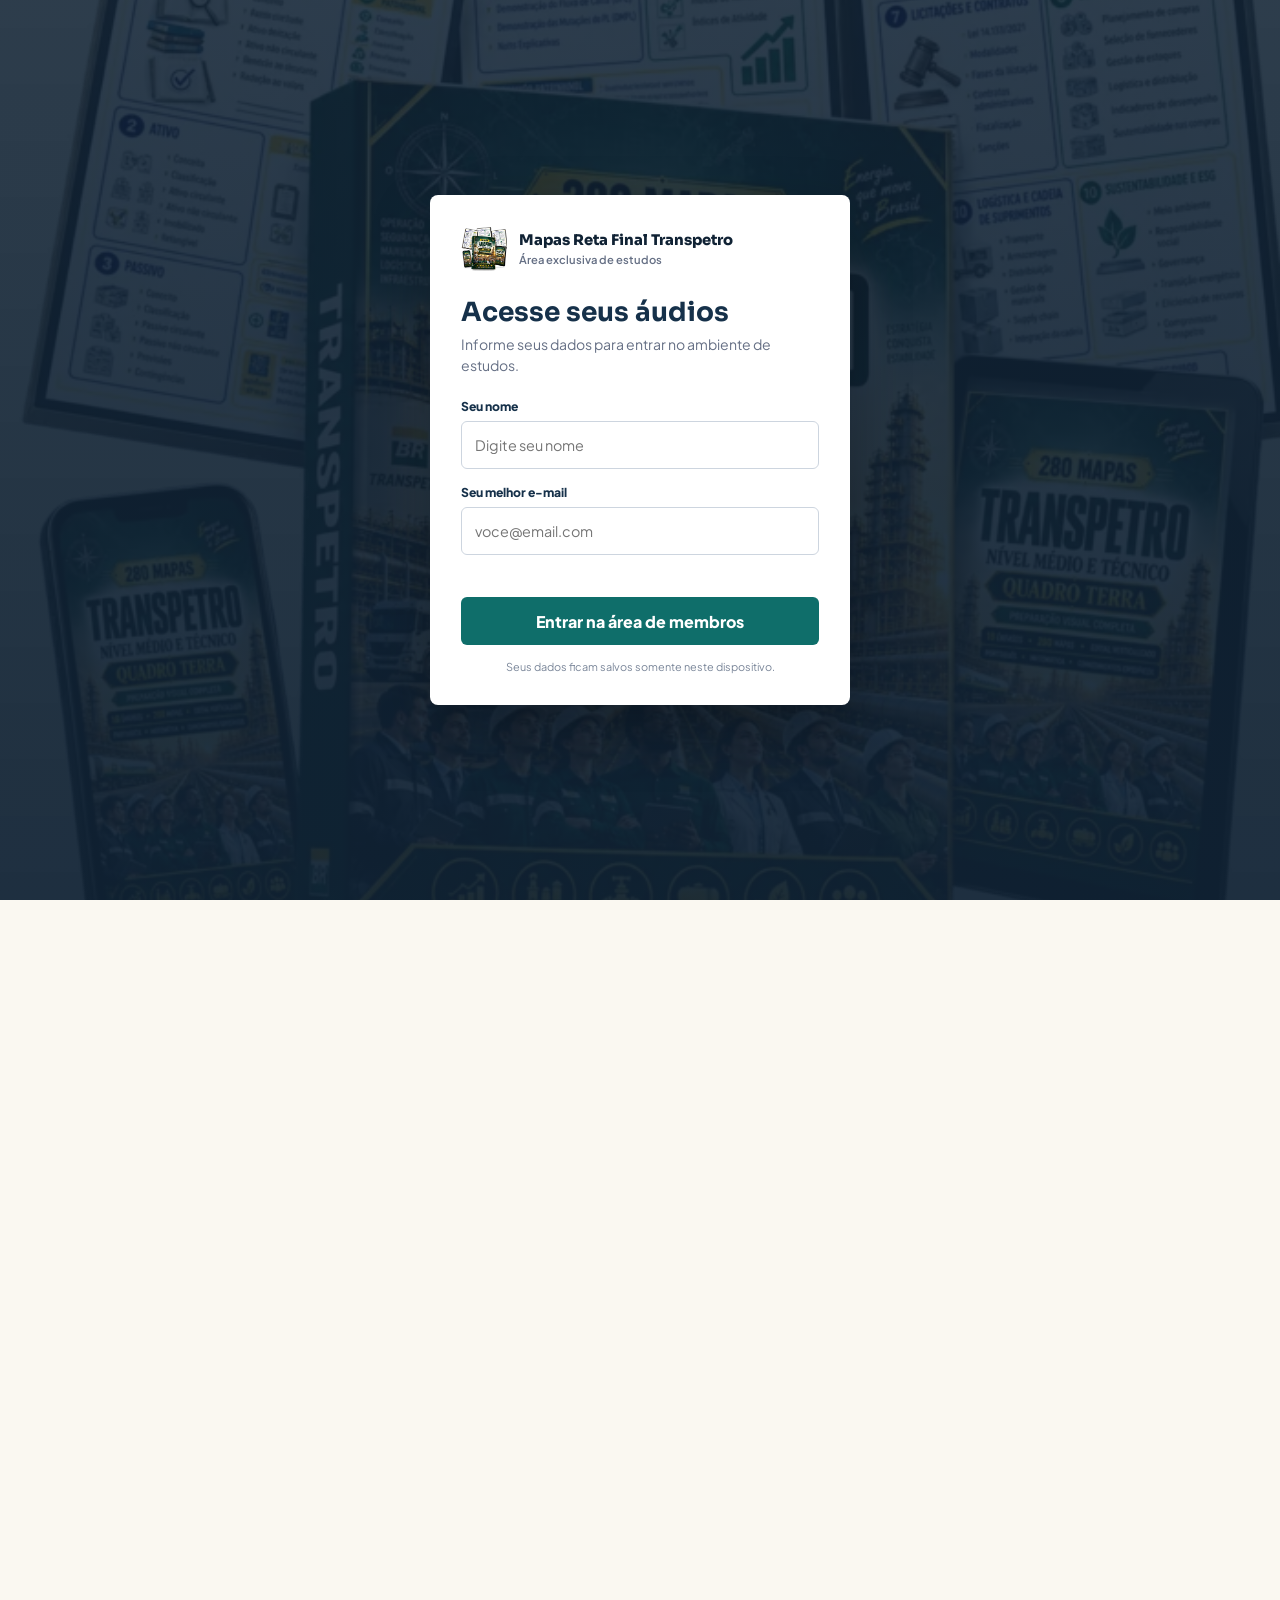
<file: audios/index.html>
<!DOCTYPE html>
<html lang="pt-BR">
<head>
  <meta charset="UTF-8">
  <meta name="viewport" content="width=device-width, initial-scale=1.0">
  <meta name="theme-color" content="#102234">
  <meta name="description" content="Player dos Áudios Reta Final Transpetro: revisões de Português e Matemática baseadas no edital e nos mapas.">
  <title>Áudios Reta Final | Mapas Reta Final Transpetro</title>
  <link rel="preconnect" href="https://fonts.googleapis.com">
  <link rel="preconnect" href="https://fonts.gstatic.com" crossorigin>
  <link href="https://fonts.googleapis.com/css2?family=Plus+Jakarta+Sans:wght@400;500;600;700;800&family=Sora:wght@600;700;800&display=swap" rel="stylesheet">
  <style>
    :root{
      --navy:#102234;
      --ink:#16314a;
      --teal:#0f6e6a;
      --teal-dark:#0b5652;
      --gold:#d9a94a;
      --paper:#faf8f1;
      --white:#fff;
      --muted:#667085;
      --line:#e3e7ec;
      --soft:#eef6f5;
    }
    *{box-sizing:border-box}
    html{scroll-behavior:smooth}
    body{margin:0;background:var(--paper);color:var(--ink);font-family:"Plus Jakarta Sans",system-ui,sans-serif;letter-spacing:0;-webkit-font-smoothing:antialiased}
    button,a{font:inherit}
    button{cursor:pointer}
    body.auth-pending{overflow:hidden}
    body.auth-pending .site-content{visibility:hidden}
    .login-gate{position:fixed;inset:0;z-index:1000;display:grid;place-items:center;padding:24px;background:linear-gradient(rgba(16,34,52,.88),rgba(16,34,52,.94)),url('../hero-geral-480.webp') center/cover no-repeat}
    .login-gate[hidden]{display:none}
    .login-panel{width:min(100%,420px);background:var(--white);border:1px solid rgba(255,255,255,.22);border-radius:8px;padding:30px;box-shadow:0 24px 60px rgba(0,0,0,.28)}
    .login-brand{display:flex;align-items:center;gap:12px;margin-bottom:26px}
    .login-mark{width:46px;height:46px;border-radius:7px;object-fit:cover}
    .login-brand-name{font-family:"Sora",sans-serif;font-size:.92rem;font-weight:800;color:var(--navy)}
    .login-brand-subtitle{margin-top:3px;color:var(--muted);font-size:.7rem;font-weight:600}
    .login-panel h1{font-size:1.65rem;margin-bottom:8px}
    .login-copy{margin:0 0 22px;color:var(--muted);font-size:.88rem;line-height:1.5}
    .field{display:grid;gap:7px;margin-bottom:15px}
    .field label{font-size:.76rem;font-weight:800;color:var(--ink)}
    .field input{width:100%;height:48px;border:1px solid #cdd5df;border-radius:6px;padding:0 13px;background:#fff;color:var(--ink);font:inherit;font-size:.9rem;outline:none}
    .field input:focus{border-color:var(--teal);box-shadow:0 0 0 3px rgba(15,110,106,.12)}
    .field input[aria-invalid="true"]{border-color:#b42318}
    .login-error{min-height:20px;margin:-3px 0 10px;color:#b42318;font-size:.74rem;font-weight:700}
    .login-submit{width:100%;height:48px;border:0;border-radius:6px;background:var(--teal);color:#fff;font-weight:800;transition:.15s}
    .login-submit:hover{background:var(--teal-dark)}
    .login-note{margin:14px 0 0;text-align:center;color:#7a8699;font-size:.68rem;line-height:1.4}
    .topbar{background:var(--navy);color:#fff}
    .topbar-inner{width:min(1120px,calc(100% - 32px));margin:auto;min-height:52px;display:flex;align-items:center;justify-content:space-between;gap:16px}
    .brand-mini{font-family:"Sora",sans-serif;font-weight:700;font-size:.86rem}
    .back{color:#e8c477;text-decoration:none;font-size:.8rem;font-weight:700}
    .shell{width:min(1120px,calc(100% - 32px));margin:auto;padding:28px 0 56px}
    .intro{display:grid;grid-template-columns:112px minmax(0,1fr);gap:24px;align-items:center;margin-bottom:24px}
    .cover{width:112px;aspect-ratio:1;object-fit:cover;border-radius:8px;box-shadow:0 12px 28px rgba(16,34,52,.16)}
    .eyebrow{margin:0 0 8px;color:#9c7322;font-weight:800;font-size:.72rem;text-transform:uppercase;letter-spacing:.12em}
    h1{margin:0;font-family:"Sora",sans-serif;font-size:2.5rem;line-height:1.08;letter-spacing:0}
    .lead{margin:10px 0 0;color:#536179;line-height:1.55;max-width:720px}
    .player{background:var(--white);border:1px solid var(--line);border-radius:8px;padding:18px;box-shadow:0 12px 30px rgba(16,34,52,.08);display:grid;grid-template-columns:minmax(0,1fr) auto;gap:14px 20px;align-items:center;margin-bottom:22px;position:sticky;top:10px;z-index:5}
    .now-label{font-size:.68rem;font-weight:800;text-transform:uppercase;color:var(--teal);letter-spacing:.1em;margin-bottom:5px}
    .now-title{font-family:"Sora",sans-serif;font-weight:700;line-height:1.25}
    .now-meta{font-size:.78rem;color:var(--muted);margin-top:4px}
    audio{width:100%;height:42px;grid-column:1/-1}
    .nav-controls{display:flex;gap:8px}
    .icon-btn{width:40px;height:40px;border:1px solid var(--line);border-radius:6px;background:#fff;color:var(--ink);font-weight:800;display:grid;place-items:center;transition:.15s}
    .icon-btn:hover{border-color:var(--teal);color:var(--teal);background:var(--soft)}
    .toolbar{display:flex;justify-content:space-between;align-items:center;gap:14px;margin-bottom:16px}
    .tabs{display:inline-flex;border:1px solid var(--line);border-radius:7px;background:#fff;padding:3px;gap:2px}
    .tab{border:0;background:transparent;color:#59677d;border-radius:5px;padding:8px 12px;font-size:.78rem;font-weight:700;white-space:nowrap}
    .tab.active{background:var(--navy);color:#fff}
    .count{font-size:.78rem;color:var(--muted);font-weight:600}
    .track-list{display:grid;grid-template-columns:repeat(2,minmax(0,1fr));gap:10px}
    .track{min-height:94px;background:#fff;border:1px solid var(--line);border-radius:8px;padding:14px;display:grid;grid-template-columns:42px minmax(0,1fr) auto;gap:12px;align-items:center;text-align:left;transition:.16s}
    .track:hover{border-color:#b6c2cd;box-shadow:0 8px 20px rgba(16,34,52,.07);transform:translateY(-1px)}
    .track.active{border-color:var(--teal);background:var(--soft);box-shadow:0 0 0 1px var(--teal)}
    .track-number{width:42px;height:42px;border-radius:6px;background:var(--navy);color:#fff;display:grid;place-items:center;font-family:"Sora",sans-serif;font-size:.8rem;font-weight:800}
    .track.active .track-number{background:var(--teal)}
    .track-title{font-weight:700;line-height:1.25;font-size:.9rem}
    .track-meta{font-size:.72rem;color:var(--muted);margin-top:5px}
    .play{width:36px;height:36px;border:0;border-radius:50%;background:var(--gold);color:var(--navy);display:grid;place-items:center;font-size:.82rem;padding-left:2px}
    .track.active .play{background:var(--teal);color:#fff}
    .empty{display:none;padding:32px;text-align:center;color:var(--muted)}
    footer{margin-top:32px;padding-top:18px;border-top:1px solid var(--line);display:flex;justify-content:space-between;gap:16px;color:var(--muted);font-size:.74rem}
    @media(max-width:760px){
      .shell{width:min(100% - 24px,620px);padding-top:20px}
      .topbar-inner{width:calc(100% - 24px)}
      .intro{grid-template-columns:78px minmax(0,1fr);gap:14px;margin-bottom:18px}
      .cover{width:78px}
      .lead{font-size:.86rem;margin-top:7px}
      .player{top:6px;padding:14px;grid-template-columns:minmax(0,1fr) auto}
      .track-list{grid-template-columns:1fr}
      .toolbar{align-items:flex-start;flex-direction:column}
      .tabs{width:100%;overflow-x:auto}
      .tab{flex:1}
      footer{flex-direction:column}
    }
    @media(max-width:430px){
      .login-gate{padding:16px}
      .login-panel{padding:24px 20px}
      .login-panel h1{font-size:1.4rem}
      .intro{grid-template-columns:1fr}
      .cover{width:72px}
      h1{font-size:1.55rem}
      .player{position:relative;top:auto}
      .track{grid-template-columns:38px minmax(0,1fr) 34px;padding:12px;gap:10px}
      .track-number{width:38px;height:38px}
      .play{width:34px;height:34px}
    }
  </style>
</head>
<body class="auth-pending">
  <section class="login-gate" id="loginGate" aria-labelledby="loginTitle">
    <form class="login-panel" id="loginForm" novalidate>
      <div class="login-brand">
        <img class="login-mark" src="../hero-geral-480.webp" alt="">
        <div>
          <div class="login-brand-name">Mapas Reta Final Transpetro</div>
          <div class="login-brand-subtitle">Área exclusiva de estudos</div>
        </div>
      </div>
      <h1 id="loginTitle">Acesse seus áudios</h1>
      <p class="login-copy">Informe seus dados para entrar no ambiente de estudos.</p>
      <div class="field">
        <label for="loginName">Seu nome</label>
        <input id="loginName" name="name" type="text" autocomplete="name" placeholder="Digite seu nome" required>
      </div>
      <div class="field">
        <label for="loginEmail">Seu melhor e-mail</label>
        <input id="loginEmail" name="email" type="email" autocomplete="email" placeholder="voce@email.com" required>
      </div>
      <div class="login-error" id="loginError" role="alert" aria-live="polite"></div>
      <button class="login-submit" type="submit">Entrar na área de membros</button>
      <p class="login-note">Seus dados ficam salvos somente neste dispositivo.</p>
    </form>
  </section>

  <div class="site-content">
  <header class="topbar">
    <div class="topbar-inner">
      <div class="brand-mini">Mapas Reta Final Transpetro</div>
      <a class="back" href="../">Voltar ao site</a>
    </div>
  </header>

  <main class="shell">
    <section class="intro" aria-labelledby="page-title">
      <img class="cover" src="../hero-geral-480.webp" alt="Mapas Reta Final Transpetro">
      <div>
        <p class="eyebrow">Ouça · Recupere · Confira</p>
        <h1 id="page-title">Áudios Reta Final</h1>
        <p class="lead">Revisões rápidas de Português e Matemática para estudar no celular. Escolha uma faixa e dê o play.</p>
      </div>
    </section>

    <section class="player" aria-label="Player de áudio">
      <div>
        <div class="now-label">Tocando agora</div>
        <div class="now-title" id="nowTitle">Compreensão, gêneros e inferência</div>
        <div class="now-meta" id="nowMeta">Faixa 01 · Português · 5min54s</div>
      </div>
      <div class="nav-controls">
        <button class="icon-btn" id="prevBtn" type="button" title="Faixa anterior" aria-label="Faixa anterior">‹</button>
        <button class="icon-btn" id="nextBtn" type="button" title="Próxima faixa" aria-label="Próxima faixa">›</button>
      </div>
      <audio id="audioPlayer" controls preload="metadata">
        <source id="audioSource" src="faixas/01-ARF-PT-01-compreensao-generos-inferencia.mp3" type="audio/mpeg">
        Seu navegador não oferece suporte à reprodução de áudio.
      </audio>
    </section>

    <div class="toolbar">
      <div class="tabs" role="tablist" aria-label="Filtrar módulo">
        <button class="tab active" type="button" data-filter="all">Todas</button>
        <button class="tab" type="button" data-filter="pt">Português</button>
        <button class="tab" type="button" data-filter="mat">Matemática</button>
        <button class="tab" type="button" data-filter="rev">Revisões</button>
      </div>
      <div class="count" id="trackCount">20 faixas · 59min16s</div>
    </div>

    <section class="track-list" id="trackList" aria-label="Lista de faixas"></section>
    <div class="empty" id="emptyState">Nenhuma faixa encontrada.</div>

    <footer>
      <span>© 2026 Mapas Reta Final Transpetro</span>
      <span>Material complementar · Uso individual</span>
    </footer>
  </main>
  </div>

  <script>
    const accessKey = 'mapasTranspetroAudioAccess';
    const loginGate = document.getElementById('loginGate');
    const loginForm = document.getElementById('loginForm');
    const loginName = document.getElementById('loginName');
    const loginEmail = document.getElementById('loginEmail');
    const loginError = document.getElementById('loginError');

    function unlockAccess(){
      loginGate.hidden = true;
      document.body.classList.remove('auth-pending');
    }

    try {
      if(localStorage.getItem(accessKey)) unlockAccess();
    } catch(error) {}

    loginForm.addEventListener('submit',(event)=>{
      event.preventDefault();
      const name = loginName.value.trim();
      const email = loginEmail.value.trim();
      const validEmail = /^[^\s@]+@[^\s@]+\.[^\s@]+$/.test(email);
      loginName.setAttribute('aria-invalid',String(name.length < 2));
      loginEmail.setAttribute('aria-invalid',String(!validEmail));
      if(name.length < 2){
        loginError.textContent = 'Informe seu nome para continuar.';
        loginName.focus();
        return;
      }
      if(!validEmail){
        loginError.textContent = 'Informe um e-mail válido para continuar.';
        loginEmail.focus();
        return;
      }
      try {
        localStorage.setItem(accessKey,JSON.stringify({name,email,accessedAt:new Date().toISOString()}));
      } catch(error) {}
      loginError.textContent = '';
      unlockAccess();
    });

    const tracks = [
      {group:'pt', code:'ARF-PT-01', title:'Compreensão, gêneros e inferência', duration:'5min54s', file:'01-ARF-PT-01-compreensao-generos-inferencia.mp3'},
      {group:'pt', code:'ARF-PT-02', title:'Ortografia oficial: grafia, acentuação e hífen', duration:'2min59s', file:'02-arf-pt-02-ortografia-oficial-grafia-acentuacao-e-hifen.mp3'},
      {group:'pt', code:'ARF-PT-03', title:'Coesão textual: referência e sequenciação', duration:'2min49s', file:'03-arf-pt-03-coesao-textual-referencia-e-sequenciacao.mp3'},
      {group:'pt', code:'ARF-PT-04', title:'Classes de palavras em funcionamento no texto', duration:'2min47s', file:'04-arf-pt-04-classes-de-palavras-em-funcionamento-no-texto.mp3'},
      {group:'pt', code:'ARF-PT-05', title:'Concordância nominal e verbal', duration:'2min47s', file:'05-arf-pt-05-concordancia-nominal-e-verbal.mp3'},
      {group:'pt', code:'ARF-PT-06', title:'Crase: condições de ocorrência e proibições', duration:'2min39s', file:'06-arf-pt-06-crase-condicoes-de-ocorrencia-e-proibicoes.mp3'},
      {group:'pt', code:'ARF-PT-07', title:'Pontuação e efeitos de sentido', duration:'2min43s', file:'07-arf-pt-07-pontuacao-e-efeitos-de-sentido.mp3'},
      {group:'pt', code:'ARF-PT-08', title:'Significação das palavras e sentido contextual', duration:'3min01s', file:'08-arf-pt-08-significacao-das-palavras-e-sentido-contextual.mp3'},
      {group:'mat', code:'ARF-MAT-01', title:'Conjuntos numéricos, ordem e operações', duration:'2min54s', file:'09-arf-mat-01-conjuntos-numericos-ordem-e-operacoes.mp3'},
      {group:'mat', code:'ARF-MAT-02', title:'Razão, proporção e regra de três', duration:'2min55s', file:'10-arf-mat-02-razao-proporcao-e-regra-de-tres.mp3'},
      {group:'mat', code:'ARF-MAT-03', title:'Porcentagem e variações sucessivas', duration:'2min48s', file:'11-arf-mat-03-porcentagem-e-variacoes-sucessivas.mp3'},
      {group:'mat', code:'ARF-MAT-04', title:'Relações e funções', duration:'2min47s', file:'12-arf-mat-04-relacoes-e-funcoes.mp3'},
      {group:'mat', code:'ARF-MAT-05', title:'Equações e sistemas', duration:'2min54s', file:'13-arf-mat-05-equacoes-e-sistemas.mp3'},
      {group:'mat', code:'ARF-MAT-06', title:'Análise combinatória', duration:'2min51s', file:'14-arf-mat-06-analise-combinatoria.mp3'},
      {group:'mat', code:'ARF-MAT-07', title:'Probabilidade básica', duration:'2min36s', file:'15-arf-mat-07-probabilidade-basica.mp3'},
      {group:'mat', code:'ARF-MAT-08', title:'Estatística: gráficos, centro e dispersão', duration:'2min47s', file:'16-arf-mat-08-estatistica-graficos-centro-e-dispersao.mp3'},
      {group:'mat', code:'ARF-MAT-09', title:'Matemática financeira', duration:'2min45s', file:'17-arf-mat-09-matematica-financeira.mp3'},
      {group:'mat', code:'ARF-MAT-10', title:'Geometria plana e espacial', duration:'2min48s', file:'18-arf-mat-10-geometria-plana-e-espacial.mp3'},
      {group:'rev', code:'ARF-REV-01', title:'Revisão-relâmpago de Português', duration:'2min47s', file:'19-arf-rev-01-revisao-relampago-de-portugues.mp3'},
      {group:'rev', code:'ARF-REV-02', title:'Revisão-relâmpago de Matemática', duration:'2min46s', file:'20-arf-rev-02-revisao-relampago-de-matematica.mp3'}
    ];

    const labels = {pt:'Português', mat:'Matemática', rev:'Revisão'};
    const player = document.getElementById('audioPlayer');
    const source = document.getElementById('audioSource');
    const list = document.getElementById('trackList');
    const nowTitle = document.getElementById('nowTitle');
    const nowMeta = document.getElementById('nowMeta');
    const count = document.getElementById('trackCount');
    let current = 0;
    let filter = 'all';

    function render(){
      const visible = tracks.map((track,index)=>({track,index})).filter(item=>filter==='all'||item.track.group===filter);
      list.innerHTML = visible.map(({track,index})=>`
        <button class="track ${index===current?'active':''}" type="button" data-index="${index}" aria-label="Ouvir ${track.title}">
          <span class="track-number">${String(index+1).padStart(2,'0')}</span>
          <span><span class="track-title">${track.title}</span><span class="track-meta">${track.code} · ${labels[track.group]} · ${track.duration}</span></span>
          <span class="play" aria-hidden="true">▶</span>
        </button>`).join('');
      count.textContent = filter==='all' ? '20 faixas · 59min16s' : `${visible.length} faixas`;
      document.getElementById('emptyState').style.display = visible.length ? 'none' : 'block';
      list.querySelectorAll('.track').forEach(button=>button.addEventListener('click',()=>selectTrack(Number(button.dataset.index),true)));
    }

    function selectTrack(index, autoplay){
      current = (index + tracks.length) % tracks.length;
      const track = tracks[current];
      source.src = `faixas/${track.file}`;
      player.load();
      nowTitle.textContent = track.title;
      nowMeta.textContent = `Faixa ${String(current+1).padStart(2,'0')} · ${labels[track.group]} · ${track.duration}`;
      render();
      document.querySelector('.player').scrollIntoView({behavior:'smooth',block:'nearest'});
      if(autoplay) player.play().catch(()=>{});
    }

    document.querySelectorAll('.tab').forEach(tab=>tab.addEventListener('click',()=>{
      document.querySelectorAll('.tab').forEach(item=>item.classList.remove('active'));
      tab.classList.add('active');
      filter = tab.dataset.filter;
      render();
    }));
    document.getElementById('prevBtn').addEventListener('click',()=>selectTrack(current-1,true));
    document.getElementById('nextBtn').addEventListener('click',()=>selectTrack(current+1,true));
    player.addEventListener('ended',()=>selectTrack(current+1,true));
    render();
  </script>
</body>
</html>
</file>
<file: styles.css>
*,:after,:before{--tw-border-spacing-x:0;--tw-border-spacing-y:0;--tw-translate-x:0;--tw-translate-y:0;--tw-rotate:0;--tw-skew-x:0;--tw-skew-y:0;--tw-scale-x:1;--tw-scale-y:1;--tw-pan-x: ;--tw-pan-y: ;--tw-pinch-zoom: ;--tw-scroll-snap-strictness:proximity;--tw-gradient-from-position: ;--tw-gradient-via-position: ;--tw-gradient-to-position: ;--tw-ordinal: ;--tw-slashed-zero: ;--tw-numeric-figure: ;--tw-numeric-spacing: ;--tw-numeric-fraction: ;--tw-ring-inset: ;--tw-ring-offset-width:0px;--tw-ring-offset-color:#fff;--tw-ring-color:rgba(59,130,246,.5);--tw-ring-offset-shadow:0 0 #0000;--tw-ring-shadow:0 0 #0000;--tw-shadow:0 0 #0000;--tw-shadow-colored:0 0 #0000;--tw-blur: ;--tw-brightness: ;--tw-contrast: ;--tw-grayscale: ;--tw-hue-rotate: ;--tw-invert: ;--tw-saturate: ;--tw-sepia: ;--tw-drop-shadow: ;--tw-backdrop-blur: ;--tw-backdrop-brightness: ;--tw-backdrop-contrast: ;--tw-backdrop-grayscale: ;--tw-backdrop-hue-rotate: ;--tw-backdrop-invert: ;--tw-backdrop-opacity: ;--tw-backdrop-saturate: ;--tw-backdrop-sepia: ;--tw-contain-size: ;--tw-contain-layout: ;--tw-contain-paint: ;--tw-contain-style: }::backdrop{--tw-border-spacing-x:0;--tw-border-spacing-y:0;--tw-translate-x:0;--tw-translate-y:0;--tw-rotate:0;--tw-skew-x:0;--tw-skew-y:0;--tw-scale-x:1;--tw-scale-y:1;--tw-pan-x: ;--tw-pan-y: ;--tw-pinch-zoom: ;--tw-scroll-snap-strictness:proximity;--tw-gradient-from-position: ;--tw-gradient-via-position: ;--tw-gradient-to-position: ;--tw-ordinal: ;--tw-slashed-zero: ;--tw-numeric-figure: ;--tw-numeric-spacing: ;--tw-numeric-fraction: ;--tw-ring-inset: ;--tw-ring-offset-width:0px;--tw-ring-offset-color:#fff;--tw-ring-color:rgba(59,130,246,.5);--tw-ring-offset-shadow:0 0 #0000;--tw-ring-shadow:0 0 #0000;--tw-shadow:0 0 #0000;--tw-shadow-colored:0 0 #0000;--tw-blur: ;--tw-brightness: ;--tw-contrast: ;--tw-grayscale: ;--tw-hue-rotate: ;--tw-invert: ;--tw-saturate: ;--tw-sepia: ;--tw-drop-shadow: ;--tw-backdrop-blur: ;--tw-backdrop-brightness: ;--tw-backdrop-contrast: ;--tw-backdrop-grayscale: ;--tw-backdrop-hue-rotate: ;--tw-backdrop-invert: ;--tw-backdrop-opacity: ;--tw-backdrop-saturate: ;--tw-backdrop-sepia: ;--tw-contain-size: ;--tw-contain-layout: ;--tw-contain-paint: ;--tw-contain-style: }/*! tailwindcss v3.4.19 | MIT License | https://tailwindcss.com*/*,:after,:before{box-sizing:border-box;border:0 solid #e5e7eb}:after,:before{--tw-content:""}:host,html{line-height:1.5;-webkit-text-size-adjust:100%;-moz-tab-size:4;-o-tab-size:4;tab-size:4;font-family:Plus Jakarta Sans,system-ui,sans-serif;font-feature-settings:normal;font-variation-settings:normal;-webkit-tap-highlight-color:transparent}body{margin:0;line-height:inherit}hr{height:0;color:inherit;border-top-width:1px}abbr:where([title]){-webkit-text-decoration:underline dotted;text-decoration:underline dotted}h1,h2,h3,h4,h5,h6{font-size:inherit;font-weight:inherit}a{color:inherit;text-decoration:inherit}b,strong{font-weight:bolder}code,kbd,pre,samp{font-family:ui-monospace,SFMono-Regular,Menlo,Monaco,Consolas,Liberation Mono,Courier New,monospace;font-feature-settings:normal;font-variation-settings:normal;font-size:1em}small{font-size:80%}sub,sup{font-size:75%;line-height:0;position:relative;vertical-align:baseline}sub{bottom:-.25em}sup{top:-.5em}table{text-indent:0;border-color:inherit;border-collapse:collapse}button,input,optgroup,select,textarea{font-family:inherit;font-feature-settings:inherit;font-variation-settings:inherit;font-size:100%;font-weight:inherit;line-height:inherit;letter-spacing:inherit;color:inherit;margin:0;padding:0}button,select{text-transform:none}button,input:where([type=button]),input:where([type=reset]),input:where([type=submit]){-webkit-appearance:button;background-color:transparent;background-image:none}:-moz-focusring{outline:auto}:-moz-ui-invalid{box-shadow:none}progress{vertical-align:baseline}::-webkit-inner-spin-button,::-webkit-outer-spin-button{height:auto}[type=search]{-webkit-appearance:textfield;outline-offset:-2px}::-webkit-search-decoration{-webkit-appearance:none}::-webkit-file-upload-button{-webkit-appearance:button;font:inherit}summary{display:list-item}blockquote,dd,dl,figure,h1,h2,h3,h4,h5,h6,hr,p,pre{margin:0}fieldset{margin:0}fieldset,legend{padding:0}menu,ol,ul{list-style:none;margin:0;padding:0}dialog{padding:0}textarea{resize:vertical}input::-moz-placeholder,textarea::-moz-placeholder{opacity:1;color:#9ca3af}input::placeholder,textarea::placeholder{opacity:1;color:#9ca3af}[role=button],button{cursor:pointer}:disabled{cursor:default}audio,canvas,embed,iframe,img,object,svg,video{display:block;vertical-align:middle}img,video{max-width:100%;height:auto}[hidden]:where(:not([hidden=until-found])){display:none}.relative{position:relative}.mx-auto{margin-left:auto;margin-right:auto}.my-1{margin-top:.25rem}.mb-1,.my-1{margin-bottom:.25rem}.mb-10{margin-bottom:2.5rem}.mb-12{margin-bottom:3rem}.mb-2{margin-bottom:.5rem}.mb-4{margin-bottom:1rem}.mb-5{margin-bottom:1.25rem}.mb-8{margin-bottom:2rem}.mt-0\.5{margin-top:.125rem}.mt-1{margin-top:.25rem}.mt-1\.5{margin-top:.375rem}.mt-10{margin-top:2.5rem}.mt-2{margin-top:.5rem}.mt-3{margin-top:.75rem}.mt-4{margin-top:1rem}.mt-5{margin-top:1.25rem}.mt-6{margin-top:1.5rem}.mt-7{margin-top:1.75rem}.mt-8{margin-top:2rem}.mt-9{margin-top:2.25rem}.inline-block{display:inline-block}.flex{display:flex}.inline-flex{display:inline-flex}.grid{display:grid}.h-20{height:5rem}.h-5{height:1.25rem}.h-auto{height:auto}.h-full{height:100%}.h-px{height:1px}.w-12{width:3rem}.w-20{width:5rem}.w-5{width:1.25rem}.w-full{width:100%}.min-w-0{min-width:0}.max-w-2xl{max-width:42rem}.max-w-3xl{max-width:48rem}.max-w-4xl{max-width:56rem}.max-w-5xl{max-width:64rem}.max-w-7xl{max-width:80rem}.max-w-md{max-width:28rem}.max-w-sm{max-width:24rem}.max-w-xl{max-width:36rem}.shrink-0{flex-shrink:0}.transform{transform:translate(var(--tw-translate-x),var(--tw-translate-y)) rotate(var(--tw-rotate)) skewX(var(--tw-skew-x)) skewY(var(--tw-skew-y)) scaleX(var(--tw-scale-x)) scaleY(var(--tw-scale-y))}.grid-cols-1{grid-template-columns:repeat(1,minmax(0,1fr))}.grid-cols-2{grid-template-columns:repeat(2,minmax(0,1fr))}.grid-cols-3{grid-template-columns:repeat(3,minmax(0,1fr))}.flex-col{flex-direction:column}.flex-wrap{flex-wrap:wrap}.items-start{align-items:flex-start}.items-center{align-items:center}.items-baseline{align-items:baseline}.justify-center{justify-content:center}.justify-between{justify-content:space-between}.gap-1{gap:.25rem}.gap-1\.5{gap:.375rem}.gap-10{gap:2.5rem}.gap-2{gap:.5rem}.gap-2\.5{gap:.625rem}.gap-3{gap:.75rem}.gap-4{gap:1rem}.gap-6{gap:1.5rem}.space-y-1\.5>:not([hidden])~:not([hidden]){--tw-space-y-reverse:0;margin-top:calc(.375rem*(1 - var(--tw-space-y-reverse)));margin-bottom:calc(.375rem*var(--tw-space-y-reverse))}.space-y-3>:not([hidden])~:not([hidden]){--tw-space-y-reverse:0;margin-top:calc(.75rem*(1 - var(--tw-space-y-reverse)));margin-bottom:calc(.75rem*var(--tw-space-y-reverse))}.space-y-3\.5>:not([hidden])~:not([hidden]){--tw-space-y-reverse:0;margin-top:calc(.875rem*(1 - var(--tw-space-y-reverse)));margin-bottom:calc(.875rem*var(--tw-space-y-reverse))}.space-y-5>:not([hidden])~:not([hidden]){--tw-space-y-reverse:0;margin-top:calc(1.25rem*(1 - var(--tw-space-y-reverse)));margin-bottom:calc(1.25rem*var(--tw-space-y-reverse))}.divide-y>:not([hidden])~:not([hidden]){--tw-divide-y-reverse:0;border-top-width:calc(1px*(1 - var(--tw-divide-y-reverse)));border-bottom-width:calc(1px*var(--tw-divide-y-reverse))}.divide-ink-100>:not([hidden])~:not([hidden]){--tw-divide-opacity:1;border-color:rgb(235 238 243/var(--tw-divide-opacity,1))}.overflow-hidden{overflow:hidden}.scroll-smooth{scroll-behavior:smooth}.whitespace-nowrap{white-space:nowrap}.rounded-2xl{border-radius:1rem}.rounded-full{border-radius:9999px}.rounded-xl{border-radius:.75rem}.border{border-width:1px}.border-\[4px\]{border-width:4px}.border-dashed{border-style:dashed}.border-gold-400{--tw-border-opacity:1;border-color:rgb(217 169 74/var(--tw-border-opacity,1))}.border-ink-200{--tw-border-opacity:1;border-color:rgb(213 218 227/var(--tw-border-opacity,1))}.bg-navy-900{--tw-bg-opacity:1;background-color:rgb(16 34 52/var(--tw-bg-opacity,1))}.bg-teal-50\/70{background-color:rgba(234,244,243,.7)}.bg-teal-700{--tw-bg-opacity:1;background-color:rgb(11 86 82/var(--tw-bg-opacity,1))}.bg-white\/15{background-color:hsla(0,0%,100%,.15)}.object-contain{-o-object-fit:contain;object-fit:contain}.p-3{padding:.75rem}.p-4{padding:1rem}.p-5{padding:1.25rem}.p-6{padding:1.5rem}.\!px-9{padding-left:2.25rem!important;padding-right:2.25rem!important}.\!py-4{padding-top:1rem!important;padding-bottom:1rem!important}.px-2{padding-left:.5rem;padding-right:.5rem}.px-2\.5{padding-left:.625rem;padding-right:.625rem}.px-4{padding-left:1rem;padding-right:1rem}.px-5{padding-left:1.25rem;padding-right:1.25rem}.py-0\.5{padding-top:.125rem;padding-bottom:.125rem}.py-1{padding-top:.25rem;padding-bottom:.25rem}.py-12{padding-top:3rem;padding-bottom:3rem}.py-14{padding-top:3.5rem;padding-bottom:3.5rem}.py-16{padding-top:4rem;padding-bottom:4rem}.py-2\.5{padding-top:.625rem;padding-bottom:.625rem}.py-5{padding-top:1.25rem;padding-bottom:1.25rem}.pb-10{padding-bottom:2.5rem}.pb-4{padding-bottom:1rem}.pt-3{padding-top:.75rem}.pt-8{padding-top:2rem}.text-left{text-align:left}.text-center{text-align:center}.font-display{font-family:Sora,system-ui,sans-serif}.\!text-\[0\.6rem\]{font-size:.6rem!important}.\!text-xl{font-size:1.25rem!important;line-height:1.75rem!important}.text-2xl{font-size:1.5rem;line-height:2rem}.text-6xl{font-size:3.75rem;line-height:1}.text-\[1\.7rem\]{font-size:1.7rem}.text-\[10px\]{font-size:10px}.text-\[11\.5px\]{font-size:11.5px}.text-\[11px\]{font-size:11px}.text-\[12px\]{font-size:12px}.text-\[13px\]{font-size:13px}.text-\[14\.5px\]{font-size:14.5px}.text-\[15px\]{font-size:15px}.text-\[9px\]{font-size:9px}.text-base{font-size:1rem;line-height:1.5rem}.text-lg{font-size:1.125rem;line-height:1.75rem}.text-sm{font-size:.875rem;line-height:1.25rem}.text-xs{font-size:.75rem;line-height:1rem}.font-bold{font-weight:700}.font-extrabold{font-weight:800}.font-semibold{font-weight:600}.uppercase{text-transform:uppercase}.leading-\[1\.1\]{line-height:1.1}.leading-none{line-height:1}.leading-relaxed{line-height:1.625}.leading-snug{line-height:1.375}.leading-tight{line-height:1.25}.\!tracking-\[0\.1em\]{letter-spacing:.1em!important}.tracking-\[0\.12em\]{letter-spacing:.12em}.tracking-wide{letter-spacing:.025em}.tracking-widest{letter-spacing:.1em}.\!text-white{--tw-text-opacity:1!important;color:rgb(255 255 255/var(--tw-text-opacity,1))!important}.text-gold-300{--tw-text-opacity:1;color:rgb(232 196 119/var(--tw-text-opacity,1))}.text-gold-600{--tw-text-opacity:1;color:rgb(156 115 34/var(--tw-text-opacity,1))}.text-ink-400{--tw-text-opacity:1;color:rgb(118 129 154/var(--tw-text-opacity,1))}.text-ink-500{--tw-text-opacity:1;color:rgb(84 96 122/var(--tw-text-opacity,1))}.text-ink-600{--tw-text-opacity:1;color:rgb(70 82 107/var(--tw-text-opacity,1))}.text-ink-700{--tw-text-opacity:1;color:rgb(44 58 80/var(--tw-text-opacity,1))}.text-ink-800{--tw-text-opacity:1;color:rgb(22 49 74/var(--tw-text-opacity,1))}.text-teal-700{--tw-text-opacity:1;color:rgb(11 86 82/var(--tw-text-opacity,1))}.text-white{--tw-text-opacity:1;color:rgb(255 255 255/var(--tw-text-opacity,1))}.text-white\/45{color:hsla(0,0%,100%,.45)}.text-white\/50{color:hsla(0,0%,100%,.5)}.text-white\/55{color:hsla(0,0%,100%,.55)}.text-white\/60{color:hsla(0,0%,100%,.6)}.text-white\/70{color:hsla(0,0%,100%,.7)}.text-white\/75{color:hsla(0,0%,100%,.75)}.line-through{text-decoration-line:line-through}.antialiased{-webkit-font-smoothing:antialiased;-moz-osx-font-smoothing:grayscale}.shadow-card{--tw-shadow:0 1px 2px rgba(16,34,52,.04),0 14px 34px -16px rgba(16,34,52,.18);--tw-shadow-colored:0 1px 2px var(--tw-shadow-color),0 14px 34px -16px var(--tw-shadow-color)}.shadow-card,.shadow-lift{box-shadow:var(--tw-ring-offset-shadow,0 0 #0000),var(--tw-ring-shadow,0 0 #0000),var(--tw-shadow)}.shadow-lift{--tw-shadow:0 20px 60px -20px rgba(16,34,52,.42);--tw-shadow-colored:0 20px 60px -20px var(--tw-shadow-color)}.transition{transition-property:color,background-color,border-color,text-decoration-color,fill,stroke,opacity,box-shadow,transform,filter,-webkit-backdrop-filter;transition-property:color,background-color,border-color,text-decoration-color,fill,stroke,opacity,box-shadow,transform,filter,backdrop-filter;transition-property:color,background-color,border-color,text-decoration-color,fill,stroke,opacity,box-shadow,transform,filter,backdrop-filter,-webkit-backdrop-filter;transition-timing-function:cubic-bezier(.4,0,.2,1);transition-duration:.15s}@media (min-width:640px){.sm\:mx-0{margin-left:0;margin-right:0}.sm\:max-w-xl{max-width:36rem}.sm\:grid-cols-2{grid-template-columns:repeat(2,minmax(0,1fr))}.sm\:grid-cols-3{grid-template-columns:repeat(3,minmax(0,1fr))}.sm\:grid-cols-4{grid-template-columns:repeat(4,minmax(0,1fr))}.sm\:flex-row{flex-direction:row}.sm\:gap-2{gap:.5rem}.sm\:gap-4{gap:1rem}.sm\:p-6{padding:1.5rem}.sm\:p-8{padding:2rem}.sm\:p-9{padding:2.25rem}.sm\:px-6{padding-left:1.5rem;padding-right:1.5rem}.sm\:py-14{padding-top:3.5rem;padding-bottom:3.5rem}.sm\:py-20{padding-top:5rem;padding-bottom:5rem}.sm\:py-24{padding-top:6rem;padding-bottom:6rem}.sm\:pb-14{padding-bottom:3.5rem}.sm\:pt-12{padding-top:3rem}.sm\:text-left{text-align:left}.sm\:\!text-2xl{font-size:1.5rem!important;line-height:2rem!important}.sm\:\!text-\[0\.72rem\]{font-size:.72rem!important}.sm\:text-\[13px\]{font-size:13px}.sm\:text-\[2\.3rem\]{font-size:2.3rem}.sm\:text-lg{font-size:1.125rem;line-height:1.75rem}.sm\:text-xs{font-size:.75rem;line-height:1rem}.sm\:leading-relaxed{line-height:1.625}.sm\:\!tracking-\[0\.16em\]{letter-spacing:.16em!important}}@media (min-width:1024px){.lg\:max-w-3xl{max-width:48rem}.lg\:grid-cols-2{grid-template-columns:repeat(2,minmax(0,1fr))}.lg\:text-\[2\.7rem\]{font-size:2.7rem}}
</file>
